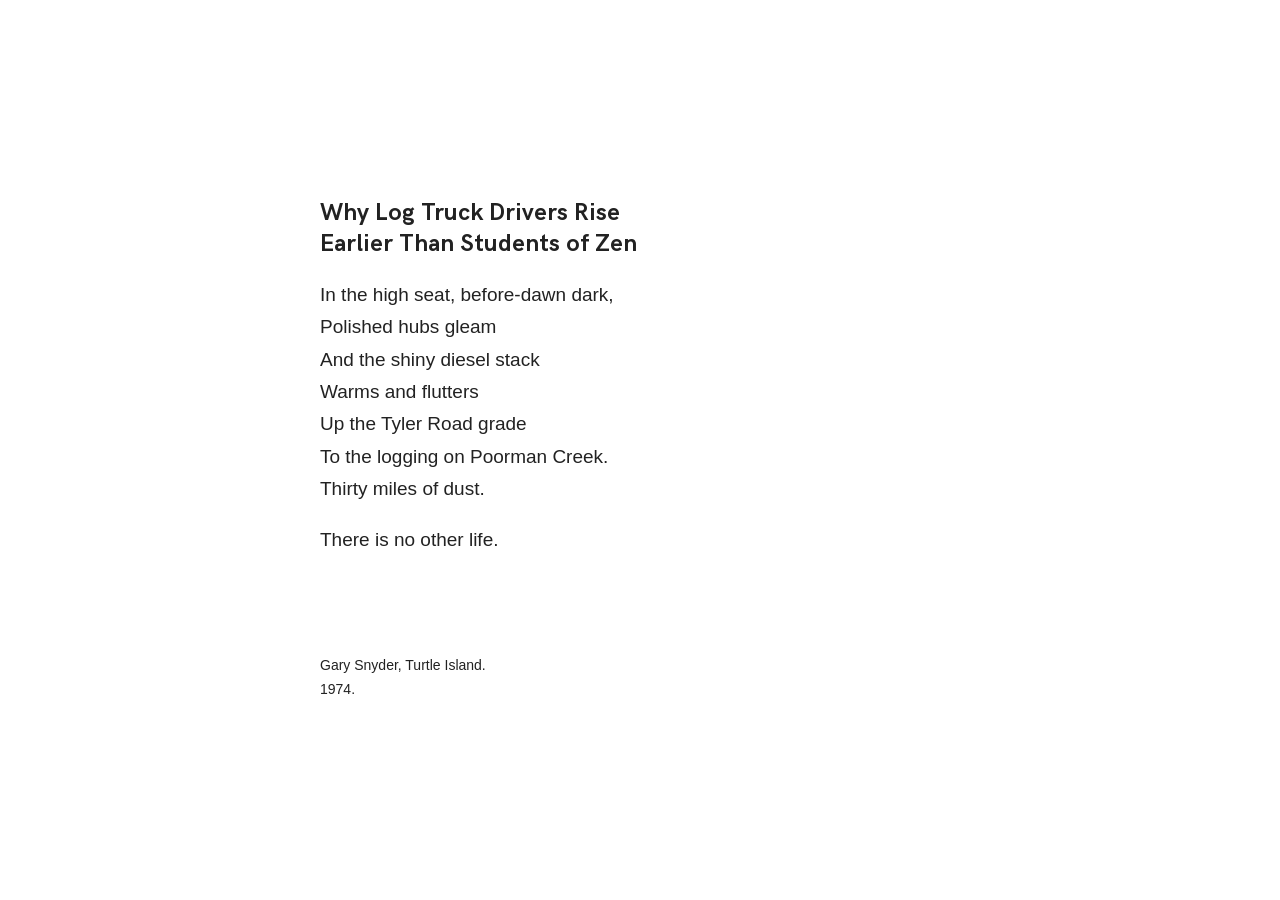
<file: index.html>
<!doctype html>
<html lang="en">
<head>

	<meta charset="utf-8">
  <meta name="description" content="Mariano Logarzo Personal Website" />
  <meta name="Mariano Logarzo" content="Personal Website">
  <meta name="viewport" content="width=device-width, initial-scale=1, maximum-scale=1">
  
  <title>☕</title>
  
  <!-- FAV and TOUCH ICONS -->
  <link rel="shortcut icon" href="images/ico/favicon.ico">
  <link rel="apple-touch-icon" href="images/ico/apple-touch-icon.png"/>
  
  <!-- FONTS -->
  <link rel="stylesheet" type="text/css" href="css/fonts/hk-grotesk/style.css">
  <link rel="stylesheet" type="text/css" href="css/fonts/fontello/css/fontello.css">
  
  <!-- STYLES -->
  <link rel="stylesheet" type="text/css" href="css/main.css">

</head>

<body>
	
  <!-- CONTENT-WRAP -->
  <div class="content-wrap">
    
    <!-- CONTENT -->
    <div class="content">
  
    <h3>Why Log Truck Drivers Rise
    </br>Earlier Than Students of Zen</h3>

      <p>In the high seat, before-dawn dark,

      </br>Polished hubs gleam
      </br>And the shiny diesel stack
      </br>Warms and flutters
      </br>Up the Tyler Road grade
      </br>To the logging on Poorman Creek.
      </br>Thirty miles of dust.</p>

      <p>There is no other life.</p>

      </br>
      </br>

      <!-- DESCRIPTION -->
      <p>Gary Snyder, Turtle Island.</style>
      </br>
      1974.</p>
    </div>
  <!-- CONTENT -->
      
  </div>
  <!-- CONTENT-WRAP -->

  <!-- SCRIPTS -->
	<script src="js/main.js"></script>

</body>
</html>
</file>
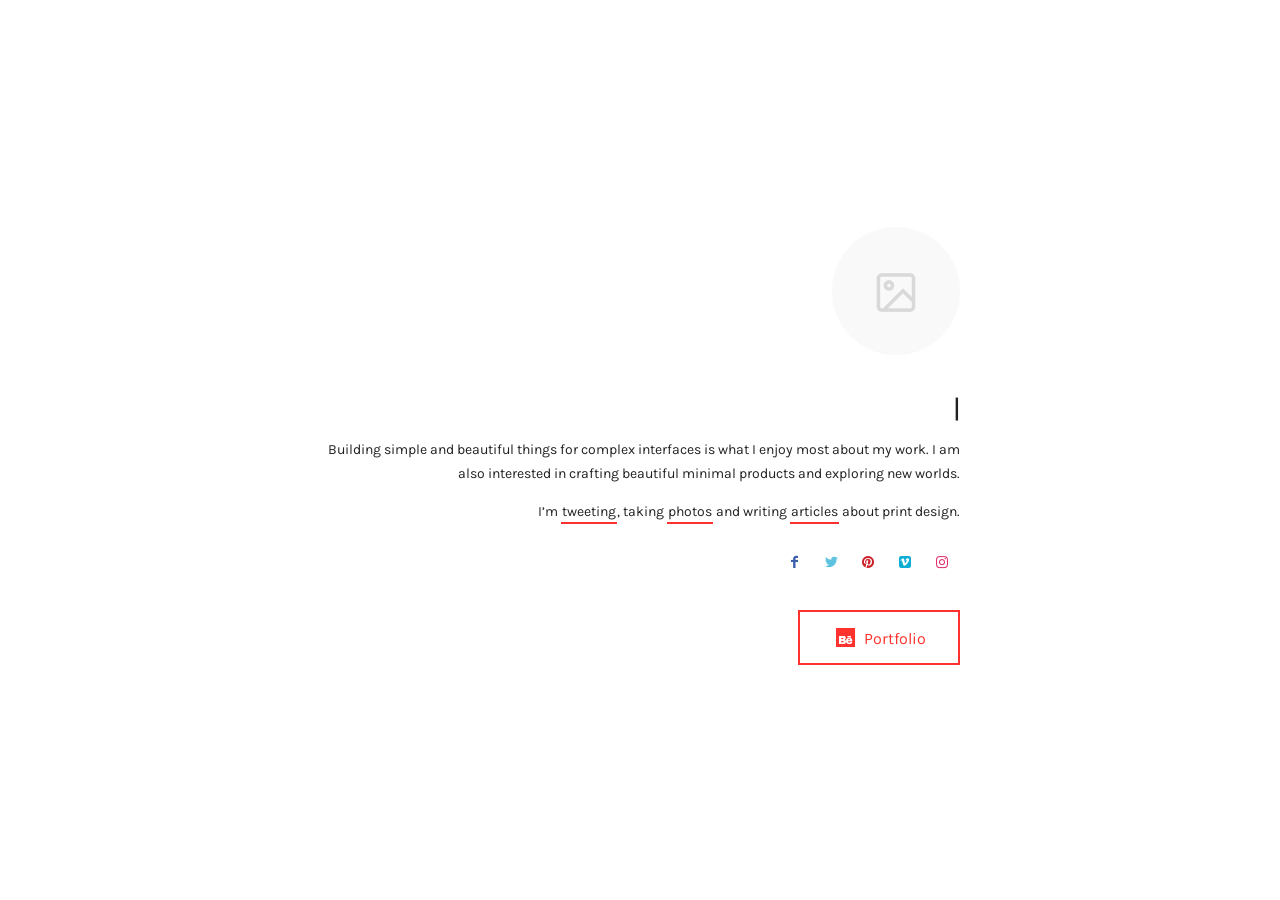
<file: classic-right.html>
<!doctype html>
<html lang="en">
<head>

	<meta charset="utf-8">
    <meta name="description" content="LazyGuy Landing Page" />
    <meta name="author" content="Pixelwars">
    <meta name="viewport" content="width=device-width, initial-scale=1, maximum-scale=1">
    
    <title>Adam - The Lazy Guy</title>
    
    <!-- FAV and TOUCH ICONS -->
    <link rel="shortcut icon" href="images/ico/favicon.ico">
    <link rel="apple-touch-icon" href="images/ico/apple-touch-icon.png"/>
    
    <!-- FONTS -->
    <link rel="stylesheet" type="text/css" href="css/fonts/hk-grotesk/style.css">
    <link rel="stylesheet" type="text/css" href="css/fonts/fontello/css/fontello.css">
    
    <!-- STYLES -->
    <link rel="stylesheet" type="text/css" href="css/main.css">
    
    
    <!-- CUSTOM FONT FROM GOOGLE FONTS -->
    <link href="https://fonts.googleapis.com/css?family=Oswald|Karla:400,700" rel="stylesheet">
    
    <!-- CUSTOMIZATONS -->
    <style>
    	
		h1 { font-family: 'Oswald', sans-serif; font-weight: 400; }
		
		body { font-family: 'Karla', sans-serif; }
		
    </style>

</head>

<body class="is-text-align-right is-small-typo">
	
    
    <!-- CONTENT-WRAP -->
    <div class="content-wrap">
    	
        <!-- CONTENT -->
        <div class="content">
    	
            <!-- PROFILE IMAGE -->
            <img class="profile-image rounded" src="images/about-boy.jpg" alt="profile image of Anna"/>
            
            <!-- TITLE -->
            <h1 class="uppercase">                
                <!-- TEXTS TO BE TYPED -->
                <span id="typed"></span>
                <div id="typed-strings">
                	<p>Hey, Thanks for stopping by</p>
                	<p>I am Ray</p>
                    <p>Character <span class="highlight red">Illustrator</span> </p>
                    <p>sketching smart illustrations</p>
                    <p><span class="text coral">web enthusiast</span></p>
                    <p>problem solver</p>
                    <p>flying to the moon</p>
                    <p>maker of things</p>
                </div>
                <!-- TEXTS TO BE TYPED -->
            </h1>
            <!-- TITLE -->
            
            <!-- DESCRIPTION -->
            <p>Building simple and beautiful things for complex interfaces is what I enjoy most about my work. I am also interested in crafting beautiful minimal products and exploring new worlds.</p>
    
            <p>
              I’m <a class="link-1 red" href="https://twitter.com/pixelwarsdesign" target="_blank">tweeting</a>, taking
              <a class="link-1 red" href="https://www.instagram.com/pixelwarsdesign/" target="_blank">photos</a> and writing
              <a class="link-1 red" href="https://medium.com/@joulee" target="_blank">articles</a> about print design.
            </p>
            
            <p class="is-social-minimal">
            	<a class="social-link facebook" href="#"></a>
                <a class="social-link twitter" href="#"></a>
                <a class="social-link pinterest" href="#"></a>
                <a class="social-link vimeo" href="#"></a>
                <a class="social-link instagram" href="#"></a>
            </p>
            
            <p><a class="button red" target="_blank" href="https://www.behance.net/Jaypleroux"><i class="icon-behance"></i>Portfolio</a></p>
    
            <!-- DESCRIPTION -->
        
        </div>
    	<!-- CONTENT -->
        
    </div>
    <!-- CONTENT-WRAP -->
	
	
    
    
    <!-- SCRIPTS -->
	<script src="js/main.js"></script>
    

</body>
</html>
</file>
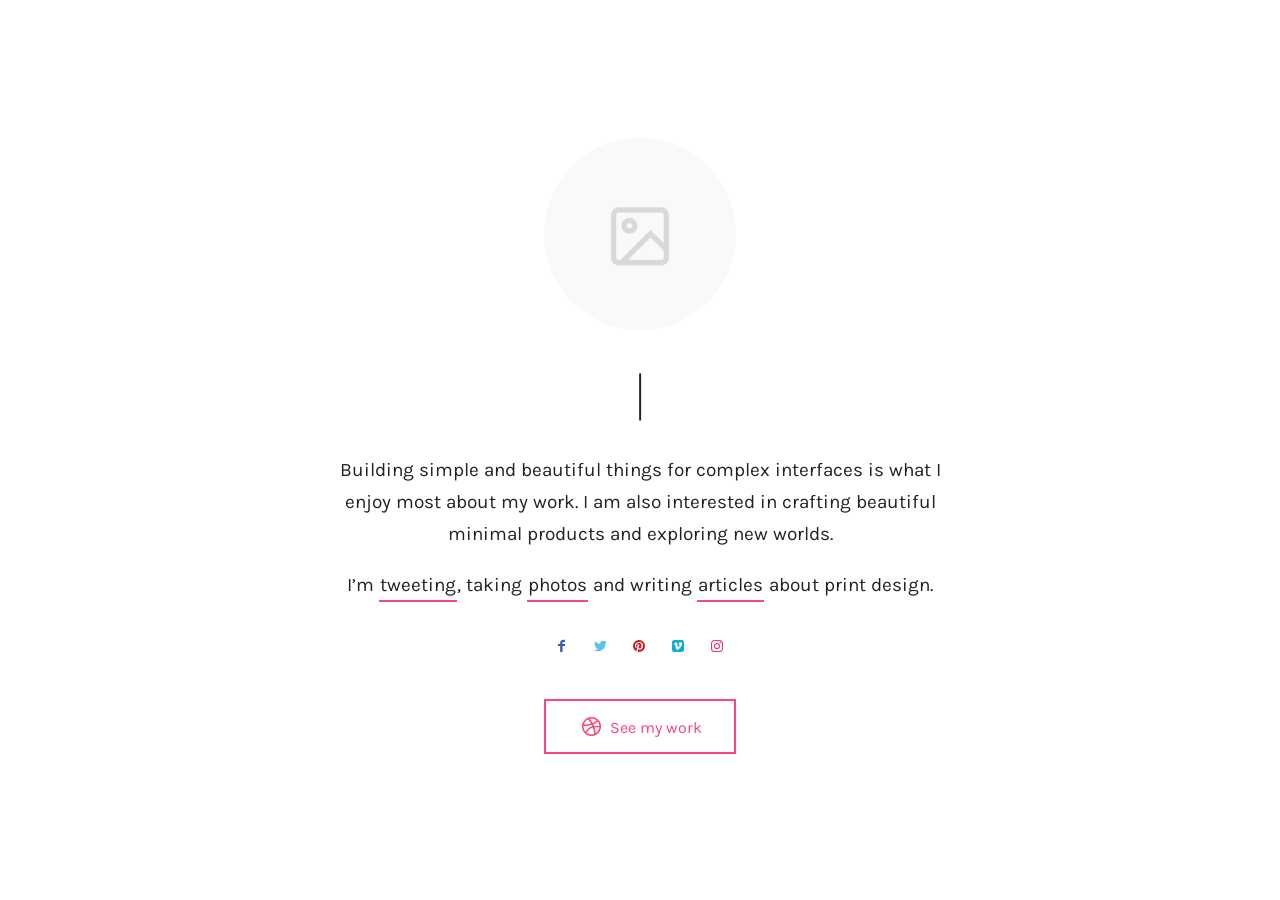
<file: classic-typing.html>
<!doctype html>
<html lang="en">
<head>

	<meta charset="utf-8">
    <meta name="description" content="LazyGuy Landing Page" />
    <meta name="author" content="Pixelwars">
    <meta name="viewport" content="width=device-width, initial-scale=1, maximum-scale=1">
    
    <title>Adam - The Lazy Guy</title>
    
    <!-- FAV and TOUCH ICONS -->
    <link rel="shortcut icon" href="images/ico/favicon.ico">
    <link rel="apple-touch-icon" href="images/ico/apple-touch-icon.png"/>
    
    <!-- FONTS -->
    <link rel="stylesheet" type="text/css" href="css/fonts/hk-grotesk/style.css">
    <link rel="stylesheet" type="text/css" href="css/fonts/fontello/css/fontello.css">
    
    <!-- STYLES -->
    <link rel="stylesheet" type="text/css" href="css/main.css">
    
    
    <!-- CUSTOM FONT FROM GOOGLE FONTS -->
    <link href="https://fonts.googleapis.com/css?family=Abril+Fatface|Karla:400,700" rel="stylesheet">
    
    <!-- CUSTOMIZATONS -->
    <style>
    	
		h1 { font-family: 'Abril Fatface', cursive; font-weight: 400; }
		
		body { font-family: 'Karla', sans-serif; }
		
    </style>

</head>

<body class="is-text-align-center">
	
    
    <!-- CONTENT-WRAP -->
    <div class="content-wrap">
    	
        <!-- CONTENT -->
        <div class="content">
    	
            <!-- PROFILE IMAGE -->
            <img class="profile-image big rounded" src="images/about-her.jpg" alt="profile image of Anna"/>
            
            <!-- TITLE -->
            <h1>                
                <!-- TEXTS TO BE TYPED -->
                <span id="typed"></span>
                <div id="typed-strings">
                	<p>Hi there</p>
                	<p>I am Anna</p>
                    <p>Graphic <span class="highlight pink">designer</span> </p>
                    <p>crafting minimal products</p>
                    <p><span class="text pink">web enthusiast</span></p>
                    <p>problem solver</p>
                    <p>flying to the moon</p>
                    <p>maker of things</p>
                </div>
                <!-- TEXTS TO BE TYPED -->
            </h1>
            <!-- TITLE -->
            
            <!-- DESCRIPTION -->
            <p>Building simple and beautiful things for complex interfaces is what I enjoy most about my work. I am also interested in crafting beautiful minimal products and exploring new worlds.</p>
    
            <p>
              I’m <a class="link-1 pink" href="https://twitter.com/pixelwarsdesign" target="_blank">tweeting</a>, taking
              <a class="link-1 pink" href="https://www.instagram.com/pixelwarsdesign/" target="_blank">photos</a> and writing
              <a class="link-1 pink" href="https://medium.com/@joulee" target="_blank">articles</a> about print design.
            </p>
            
            <p class="is-social-minimal">
            	<a class="social-link facebook" href="#"></a>
                <a class="social-link twitter" href="#"></a>
                <a class="social-link pinterest" href="#"></a>
                <a class="social-link vimeo" href="#"></a>
                <a class="social-link instagram" href="#"></a>
            </p>
            
            <p><a class="button pink" target="_blank" href="https://dribbble.com/smartie"><i class="icon-dribbble"></i>See my work</a></p>
    
            <!-- DESCRIPTION -->
        
        </div>
    	<!-- CONTENT -->
        
    </div>
    <!-- CONTENT-WRAP -->
	
	
    
    
    <!-- SCRIPTS -->
	<script src="js/main.js"></script>
    

</body>
</html>
</file>
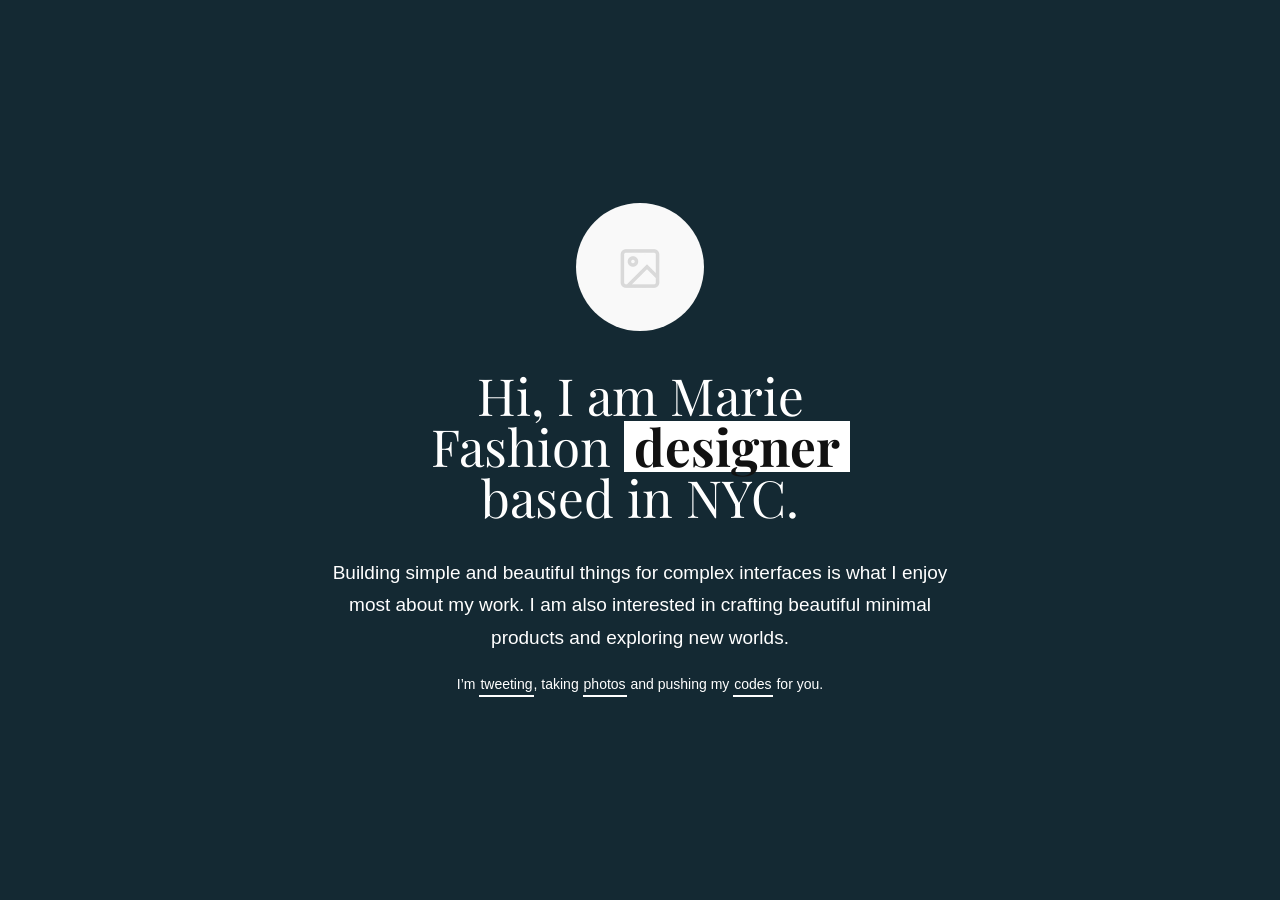
<file: dark-bg.html>
<!doctype html>
<html lang="en">
<head>

	<meta charset="utf-8">
    <meta name="description" content="LazyGuy Landing Page" />
    <meta name="author" content="Pixelwars">
    <meta name="viewport" content="width=device-width, initial-scale=1, maximum-scale=1">
    
    <title>Adam - The Lazy Guy</title>
    
    <!-- FAV and TOUCH ICONS -->
    <link rel="shortcut icon" href="images/ico/favicon.ico">
    <link rel="apple-touch-icon" href="images/ico/apple-touch-icon.png"/>
    
    <!-- FONTS -->
    <link rel="stylesheet" type="text/css" href="css/fonts/hk-grotesk/style.css">
    <link rel="stylesheet" type="text/css" href="css/fonts/fontello/css/fontello.css">
    
    <!-- STYLES -->
    <link rel="stylesheet" type="text/css" href="css/main.css">
    
    
    <!-- CUSTOM FONT FROM GOOGLE FONTS -->
    <link href="https://fonts.googleapis.com/css?family=Playfair+Display:400,700" rel="stylesheet">
    
    <!-- CUSTOMIZATONS -->
    <style>
		
		/* BODY BACKGROUND */
		body { background-color: #142933; }
    	
		h1 { font-family: 'Playfair Display', cursive; font-weight: 400; }

    </style>


</head>

<body class="is-text-light is-text-align-center">
	
    
    <!-- CONTENT-WRAP -->
    <div class="content-wrap">
	
    
        <!-- CONTENT -->
        <div class="content">
            
            <!-- PROFILE IMAGE -->
            <img class="profile-image rounded" src="images/about-it.jpg" alt="profile image of Adam"/>
            
            <!-- TITLE -->
            <h1>
                Hi, I am Marie
                <br>Fashion <span class="highlight light bold">designer</span>
                <br>based in NYC.
            </h1>
            <!-- TITLE -->
            
            <!-- DESCRIPTION -->
            <p>Building simple and beautiful things for complex interfaces is what I enjoy most about my work. I am also interested in crafting beautiful minimal products and exploring new worlds.</p>
        
            <p>
              I’m <a class="link-2 light" href="https://twitter.com/pixelwarsdesign" target="_blank">tweeting</a>, taking
              <a class="link-2 light" href="https://www.instagram.com/pixelwarsdesign/" target="_blank">photos</a> and pushing my
              <a class="link-2 light" href="https://github.com/pixelwarsdesign" target="_blank">codes</a> for you.
            </p>
            <!-- DESCRIPTION -->
            
            
        </div>
        <!-- CONTENT -->
        
    </div>
    <!-- CONTENT-WRAP -->
	
	
    
    
    <!-- SCRIPTS -->
	<script src="js/main.js"></script>
	
    
</body>
</html>
</file>
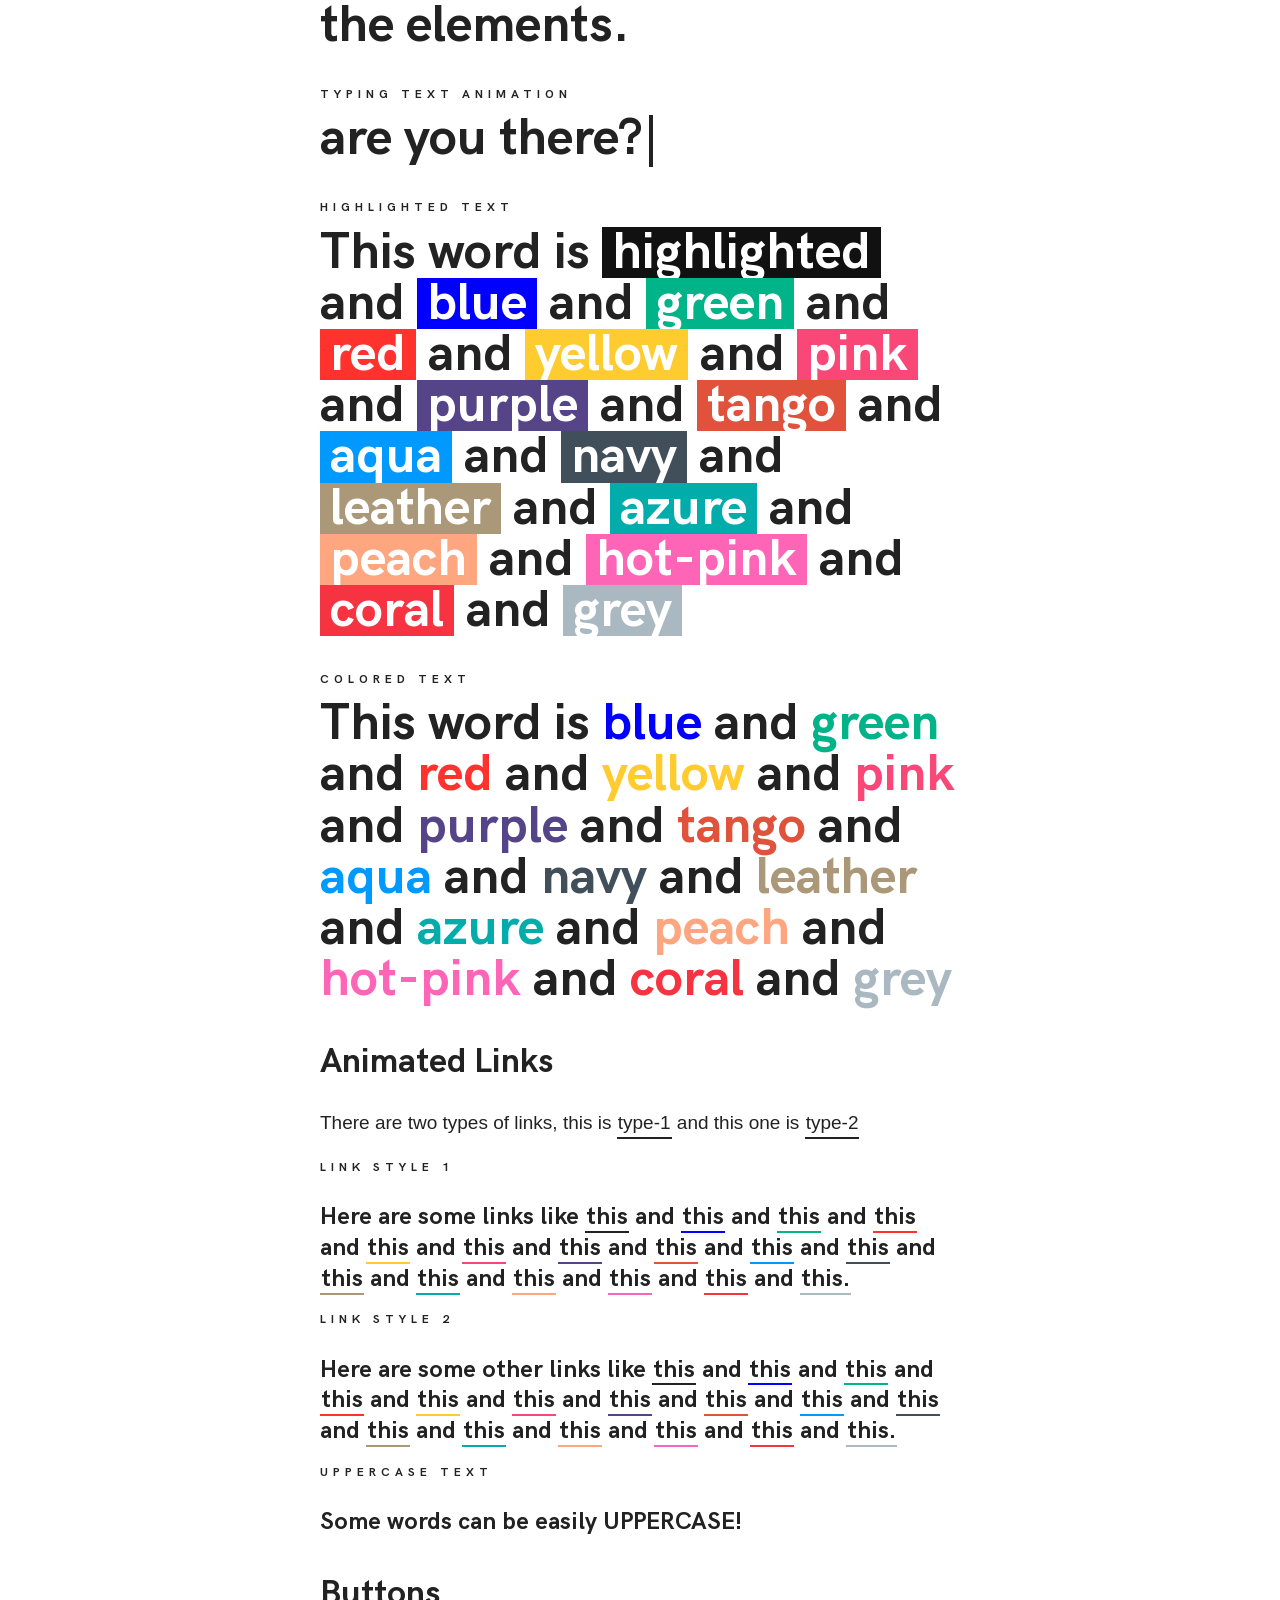
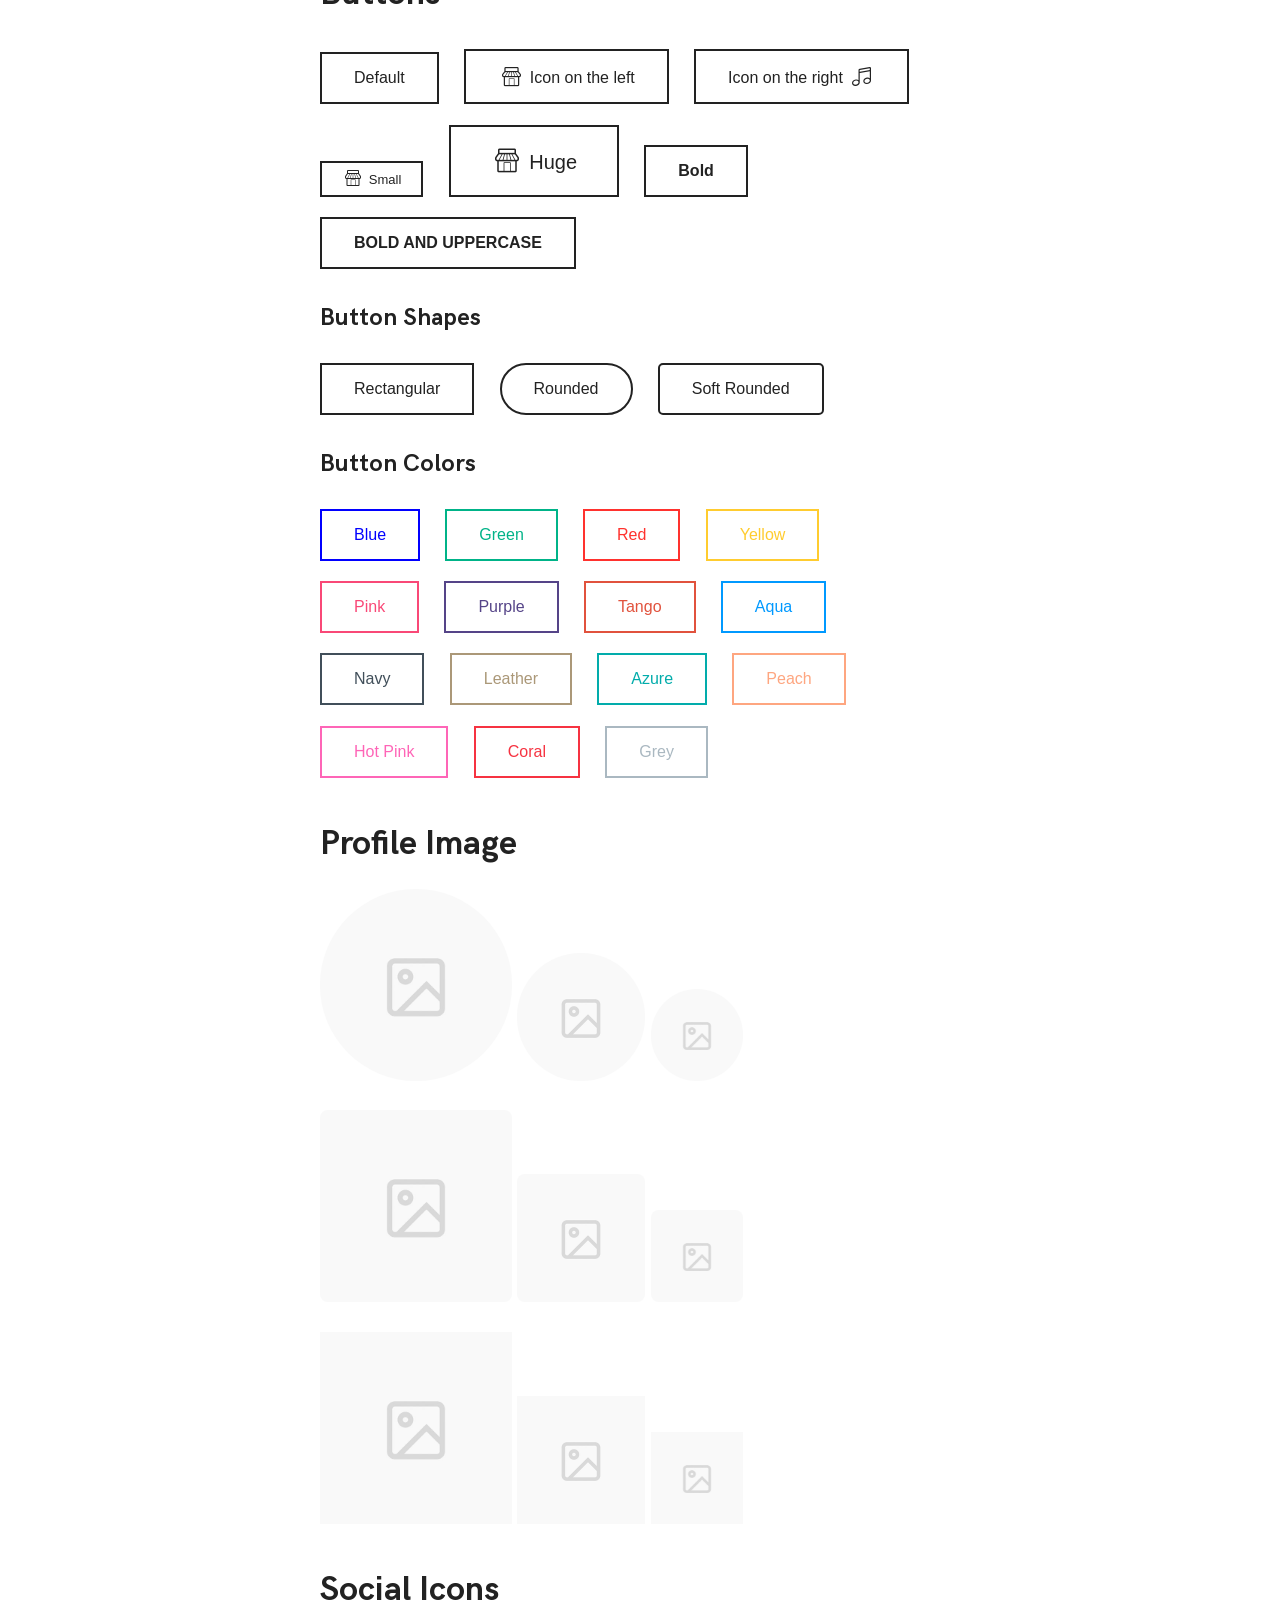
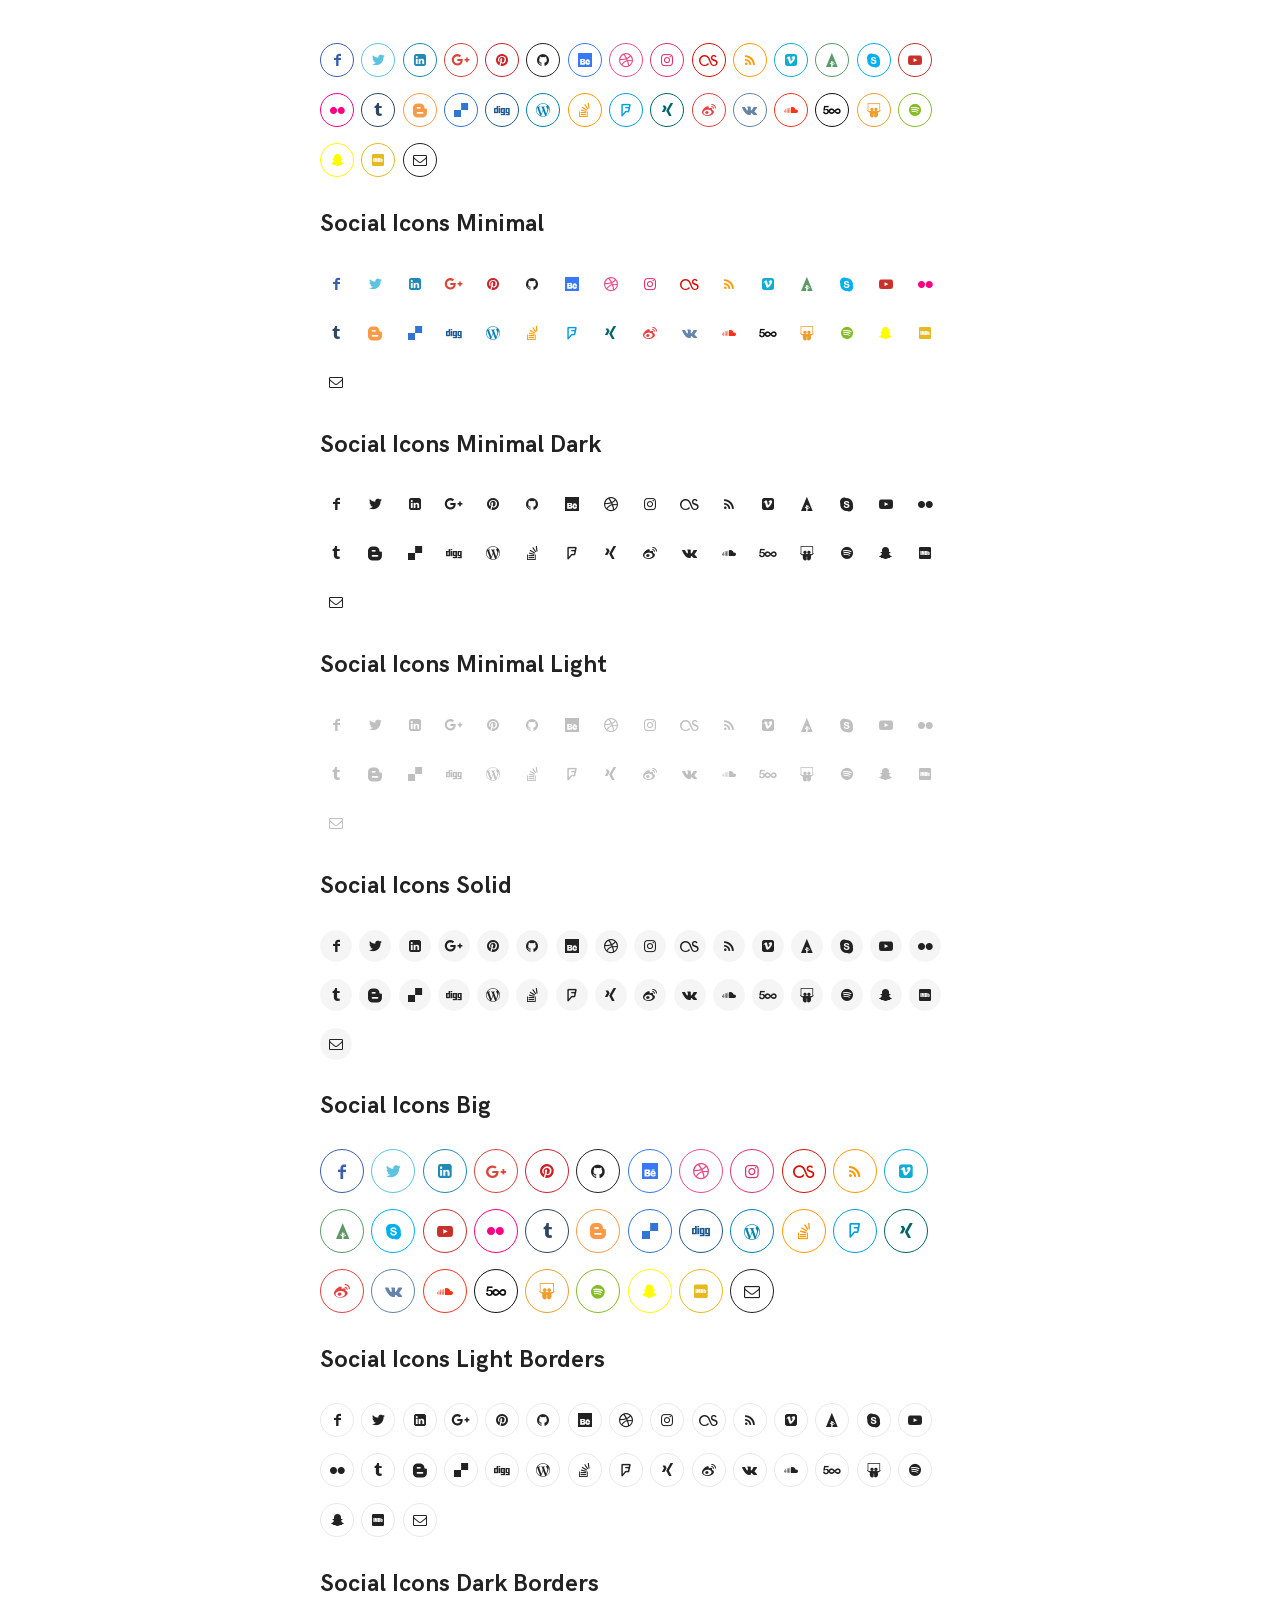
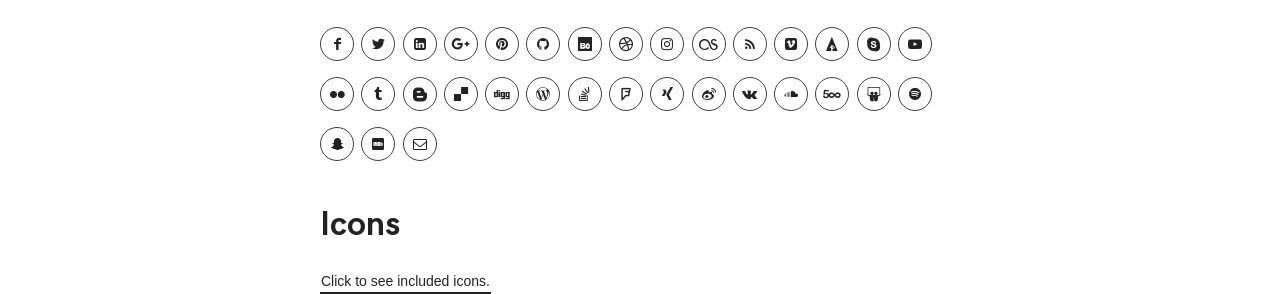
<file: elements.html>
<!doctype html>
<html lang="en">
<head>

	<meta charset="utf-8">
    <meta name="description" content="LazyGuy Landing Page" />
    <meta name="author" content="Pixelwars">
    <meta name="viewport" content="width=device-width, initial-scale=1, maximum-scale=1">
    
    <title>Adam - The Lazy Guy</title>
    
    <!-- FAV and TOUCH ICONS -->
    <link rel="shortcut icon" href="images/ico/favicon.ico">
    <link rel="apple-touch-icon" href="images/ico/apple-touch-icon.png"/>
    
    <!-- FONTS -->
    <link rel="stylesheet" type="text/css" href="css/fonts/hk-grotesk/style.css">
    <link rel="stylesheet" type="text/css" href="css/fonts/fontello/css/fontello.css">
    
    <!-- STYLES -->
    <link rel="stylesheet" type="text/css" href="css/main.css">

</head>

<body>
	
    
    <!-- CONTENT-WRAP -->
    <div class="content-wrap">
    	
        <!-- CONTENT -->
        <div class="content">
    	
            <!-- TITLE -->
            <h1>the elements.</h1>
            <!-- TITLE -->
            
            <h4>Typing Text Animation</h4>
            
            <!-- TITLE -->
            <h1>
                
                <!-- TEXTS TO BE TYPED -->
                <span id="typed"></span>
                <div id="typed-strings">
                    <p>are you there?</p>
                    <p>I need tell you something</p>
                    <p><span class="text yellow">life is kinda short</span></p>
                    <p>so you need to</p>
                    <p>live it to the fullest!</p>
                    <p>if you are not happy with it</p>
                    <p>just change it</p>
                    <p>that's it for today</p>
                    <p>see ya.</p>
                </div>
                <!-- TEXTS TO BE TYPED -->
                
            </h1>
            <!-- TITLE -->
            
            
            <h4>Highlighted Text</h4>
            
            <h1>This word is <span class="highlight">highlighted</span> 
            	and <span class="highlight blue">blue</span> 
                and <span class="highlight green">green</span> 
                and <span class="highlight red">red</span>  
                and <span class="highlight yellow">yellow</span> 
                and <span class="highlight pink">pink</span> 
                and <span class="highlight purple">purple</span> 
                and <span class="highlight tango">tango</span> 
                and <span class="highlight aqua">aqua</span> 
                and <span class="highlight navy">navy</span> 
                and <span class="highlight leather">leather</span> 
                and <span class="highlight azure">azure</span> 
                and <span class="highlight peach">peach</span> 
                and <span class="highlight hot-pink">hot-pink</span> 
                and <span class="highlight coral">coral</span> 
                and <span class="highlight grey">grey</span>
            </h1>
            
            <h4>Colored Text</h4>
            
            <h1>This word is <span class="blue text">blue</span> 
                and <span class="green text">green</span> 
                and <span class="red text">red</span>  
                and <span class="yellow text">yellow</span> 
                and <span class="pink text">pink</span> 
                and <span class="purple text">purple</span> 
                and <span class="tango text">tango</span> 
                and <span class="aqua text">aqua</span> 
                and <span class="navy text">navy</span> 
                and <span class="leather text">leather</span> 
                and <span class="azure text">azure</span> 
                and <span class="peach text">peach</span> 
                and <span class="hot-pink text">hot-pink</span> 
                and <span class="coral text">coral</span> 
                and <span class="grey text">grey</span>
            </h1>
    		
            <h2>Animated Links</h2>
            <p>There are two types of links, this is <a class="link-1" href="#" target="_blank">type-1</a> and this one is  <a class="link-2" href="#" target="_blank">type-2</a></p>
            
            <h4>Link Style 1</h4>
            
            <h3>Here are some links like <a class="link-1" href="#">this</a>
            	and <a class="link-1 blue" href="#">this</a>
                and <a class="link-1 green" href="#">this</a>
                and <a class="link-1 red" href="#">this</a> 
            	and <a class="link-1 yellow" href="#">this</a>
                and <a class="link-1 pink" href="#">this</a>
                and <a class="link-1 purple" href="#">this</a> 
            	and <a class="link-1 tango" href="#">this</a>
                and <a class="link-1 aqua" href="#">this</a>
                and <a class="link-1 navy" href="#">this</a> 
            	and <a class="link-1 leather" href="#">this</a>
                and <a class="link-1 azure" href="#">this</a>
                and <a class="link-1 peach" href="#">this</a> 
                and <a class="link-1 hot-pink" href="#">this</a>
                and <a class="link-1 coral" href="#">this</a>
                and <a class="link-1 grey" href="#">this.</a>
            </h3>
            
            <h4>Link Style 2</h4>
            
            <h3>Here are some other links like <a class="link-2" href="#">this</a>
            	and <a class="link-2 blue" href="#">this</a>
                and <a class="link-2 green" href="#">this</a>
                and <a class="link-2 red" href="#">this</a> 
            	and <a class="link-2 yellow" href="#">this</a>
                and <a class="link-2 pink" href="#">this</a>
                and <a class="link-2 purple" href="#">this</a> 
            	and <a class="link-2 tango" href="#">this</a>
                and <a class="link-2 aqua" href="#">this</a>
                and <a class="link-2 navy" href="#">this</a> 
            	and <a class="link-2 leather" href="#">this</a>
                and <a class="link-2 azure" href="#">this</a>
                and <a class="link-2 peach" href="#">this</a> 
                and <a class="link-2 hot-pink" href="#">this</a>
                and <a class="link-2 coral" href="#">this</a>
                and <a class="link-2 grey" href="#">this.</a>
            </h3>
            
            <h4>Uppercase Text</h4>
            
            <h3>Some words can be easily <span class="uppercase">uppercase!</span></h3>
            
            <h2>Buttons</h2>
            
            <p>
            	<a class="button" href="#">Default</a>
                <a class="button" href="#"><i class="icon-shop"></i>Icon on the left</a>
                <a class="button" href="#">Icon on the right<i class="icon-music right"></i></a>
                <a class="button small" href="#"><i class="icon-shop"></i>Small</a>
                <a class="button huge" href="#"><i class="icon-shop"></i>Huge</a>
            	<a class="button bold" href="#">Bold</a>
            	<a class="button bold uppercase" href="#">Bold And Uppercase</a>
            </p>
            
            <h3>Button Shapes</h3>
            <p>
            	<a class="button" href="#">Rectangular</a>
            	<a class="button rounded" href="#">Rounded</a>
            	<a class="button soft-rounded" href="#">Soft Rounded</a>
            </p>
            
            <h3>Button Colors</h3>
            <p>
            	<!--<a class="button light" href="#">Light</a>-->
            	<a class="button blue" href="#">Blue</a>
            	<a class="button green" href="#">Green</a>
            	<a class="button red" href="#">Red</a>
            	<a class="button yellow" href="#">Yellow</a>
            	<a class="button pink" href="#">Pink</a>
            	<a class="button purple" href="#">Purple</a>
            	<a class="button tango" href="#">Tango</a>
            	<a class="button aqua" href="#">Aqua</a>
            	<a class="button navy" href="#">Navy</a>
            	<a class="button leather" href="#">Leather</a>
            	<a class="button azure" href="#">Azure</a>
            	<a class="button peach" href="#">Peach</a>
            	<a class="button hot-pink" href="#">Hot Pink</a>
            	<a class="button coral" href="#">Coral</a>
            	<a class="button grey" href="#">Grey</a>
            </p>
            
            <h2>Profile Image</h2>
            <p>
                <img class="profile-image big rounded" src="images/about-small.jpg" alt="profile image of Adam"/>
                <img class="profile-image rounded" src="images/about-small.jpg" alt="profile image of Adam"/>
                <img class="profile-image small rounded" src="images/about-small.jpg" alt="profile image of Adam"/>
            </p>
            <p>
                <img class="profile-image big soft-rounded" src="images/about-small.jpg" alt="profile image of Adam"/>
                <img class="profile-image soft-rounded" src="images/about-small.jpg" alt="profile image of Adam"/>
                <img class="profile-image small soft-rounded" src="images/about-small.jpg" alt="profile image of Adam"/>
            </p>
            <p>
                <img class="profile-image big" src="images/about-small.jpg" alt="profile image of Adam"/>
                <img class="profile-image" src="images/about-small.jpg" alt="profile image of Adam"/>
                <img class="profile-image small" src="images/about-small.jpg" alt="profile image of Adam"/>
            </p>
            
            <h2>Social Icons</h2>
            
            <p>
                <a class="social-link facebook" href="#"></a>
                <a class="social-link twitter" href="#"></a>
                <a class="social-link linkedin" href="#"></a>
                <a class="social-link google-plus" href="#"></a>
                <a class="social-link pinterest" href="#"></a>
                <a class="social-link github" href="#"></a>
                <a class="social-link behance" href="#"></a>
                <a class="social-link dribbble" href="#"></a>
                <a class="social-link instagram" href="#"></a>
                <a class="social-link lastfm" href="#"></a>
                <a class="social-link rss" href="#"></a>
                <a class="social-link vimeo" href="#"></a>
                <a class="social-link forrst" href="#"></a>
                <a class="social-link skype" href="#"></a>
                <a class="social-link youtube" href="#"></a>
                <a class="social-link flickr" href="#"></a>
                <a class="social-link tumblr" href="#"></a>
                <a class="social-link blogger" href="#"></a>
                <a class="social-link delicious" href="#"></a>
                <a class="social-link digg" href="#"></a>
                <a class="social-link wordpress" href="#"></a>
                <a class="social-link stack-overflow" href="#"></a>
                <a class="social-link foursquare" href="#"></a>
                <a class="social-link xing" href="#"></a>
                <a class="social-link weibo" href="#"></a>
                <a class="social-link vkontakte" href="#"></a>
                <a class="social-link soundcloud" href="#"></a>
                <a class="social-link fivehundredpx" href="#"></a>
                <a class="social-link slideshare" href="#"></a>
                <a class="social-link spotify" href="#"></a>
                <a class="social-link snapchat" href="#"></a>
                <a class="social-link imdb" href="#"></a>
                <a class="social-link email" href="mailto:someone@example.com"></a>
            </p>
            
            <h3>Social Icons Minimal</h3>
            <p class="is-social-minimal">
                <a class="social-link facebook" href="#"></a>
                <a class="social-link twitter" href="#"></a>
                <a class="social-link linkedin" href="#"></a>
                <a class="social-link google-plus" href="#"></a>
                <a class="social-link pinterest" href="#"></a>
                <a class="social-link github" href="#"></a>
                <a class="social-link behance" href="#"></a>
                <a class="social-link dribbble" href="#"></a>
                <a class="social-link instagram" href="#"></a>
                <a class="social-link lastfm" href="#"></a>
                <a class="social-link rss" href="#"></a>
                <a class="social-link vimeo" href="#"></a>
                <a class="social-link forrst" href="#"></a>
                <a class="social-link skype" href="#"></a>
                <a class="social-link youtube" href="#"></a>
                <a class="social-link flickr" href="#"></a>
                <a class="social-link tumblr" href="#"></a>
                <a class="social-link blogger" href="#"></a>
                <a class="social-link delicious" href="#"></a>
                <a class="social-link digg" href="#"></a>
                <a class="social-link wordpress" href="#"></a>
                <a class="social-link stack-overflow" href="#"></a>
                <a class="social-link foursquare" href="#"></a>
                <a class="social-link xing" href="#"></a>
                <a class="social-link weibo" href="#"></a>
                <a class="social-link vkontakte" href="#"></a>
                <a class="social-link soundcloud" href="#"></a>
                <a class="social-link fivehundredpx" href="#"></a>
                <a class="social-link slideshare" href="#"></a>
                <a class="social-link spotify" href="#"></a>
                <a class="social-link snapchat" href="#"></a>
                <a class="social-link imdb" href="#"></a>
                <a class="social-link email" href="mailto:someone@example.com"></a>
            </p>
            
            <h3>Social Icons Minimal Dark</h3>
            <p class="is-social-minimal-dark">
                <a class="social-link facebook" href="#"></a>
                <a class="social-link twitter" href="#"></a>
                <a class="social-link linkedin" href="#"></a>
                <a class="social-link google-plus" href="#"></a>
                <a class="social-link pinterest" href="#"></a>
                <a class="social-link github" href="#"></a>
                <a class="social-link behance" href="#"></a>
                <a class="social-link dribbble" href="#"></a>
                <a class="social-link instagram" href="#"></a>
                <a class="social-link lastfm" href="#"></a>
                <a class="social-link rss" href="#"></a>
                <a class="social-link vimeo" href="#"></a>
                <a class="social-link forrst" href="#"></a>
                <a class="social-link skype" href="#"></a>
                <a class="social-link youtube" href="#"></a>
                <a class="social-link flickr" href="#"></a>
                <a class="social-link tumblr" href="#"></a>
                <a class="social-link blogger" href="#"></a>
                <a class="social-link delicious" href="#"></a>
                <a class="social-link digg" href="#"></a>
                <a class="social-link wordpress" href="#"></a>
                <a class="social-link stack-overflow" href="#"></a>
                <a class="social-link foursquare" href="#"></a>
                <a class="social-link xing" href="#"></a>
                <a class="social-link weibo" href="#"></a>
                <a class="social-link vkontakte" href="#"></a>
                <a class="social-link soundcloud" href="#"></a>
                <a class="social-link fivehundredpx" href="#"></a>
                <a class="social-link slideshare" href="#"></a>
                <a class="social-link spotify" href="#"></a>
                <a class="social-link snapchat" href="#"></a>
                <a class="social-link imdb" href="#"></a>
                <a class="social-link email" href="mailto:someone@example.com"></a>
            </p>
            
            <h3>Social Icons Minimal Light</h3>
            <p class="is-social-minimal-light">
                <a class="social-link facebook" href="#"></a>
                <a class="social-link twitter" href="#"></a>
                <a class="social-link linkedin" href="#"></a>
                <a class="social-link google-plus" href="#"></a>
                <a class="social-link pinterest" href="#"></a>
                <a class="social-link github" href="#"></a>
                <a class="social-link behance" href="#"></a>
                <a class="social-link dribbble" href="#"></a>
                <a class="social-link instagram" href="#"></a>
                <a class="social-link lastfm" href="#"></a>
                <a class="social-link rss" href="#"></a>
                <a class="social-link vimeo" href="#"></a>
                <a class="social-link forrst" href="#"></a>
                <a class="social-link skype" href="#"></a>
                <a class="social-link youtube" href="#"></a>
                <a class="social-link flickr" href="#"></a>
                <a class="social-link tumblr" href="#"></a>
                <a class="social-link blogger" href="#"></a>
                <a class="social-link delicious" href="#"></a>
                <a class="social-link digg" href="#"></a>
                <a class="social-link wordpress" href="#"></a>
                <a class="social-link stack-overflow" href="#"></a>
                <a class="social-link foursquare" href="#"></a>
                <a class="social-link xing" href="#"></a>
                <a class="social-link weibo" href="#"></a>
                <a class="social-link vkontakte" href="#"></a>
                <a class="social-link soundcloud" href="#"></a>
                <a class="social-link fivehundredpx" href="#"></a>
                <a class="social-link slideshare" href="#"></a>
                <a class="social-link spotify" href="#"></a>
                <a class="social-link snapchat" href="#"></a>
                <a class="social-link imdb" href="#"></a>
                <a class="social-link email" href="mailto:someone@example.com"></a>
            </p>
            
            <h3>Social Icons Solid</h3>
            <p class="is-social-solid">
                <a class="social-link facebook" href="#"></a>
                <a class="social-link twitter" href="#"></a>
                <a class="social-link linkedin" href="#"></a>
                <a class="social-link google-plus" href="#"></a>
                <a class="social-link pinterest" href="#"></a>
                <a class="social-link github" href="#"></a>
                <a class="social-link behance" href="#"></a>
                <a class="social-link dribbble" href="#"></a>
                <a class="social-link instagram" href="#"></a>
                <a class="social-link lastfm" href="#"></a>
                <a class="social-link rss" href="#"></a>
                <a class="social-link vimeo" href="#"></a>
                <a class="social-link forrst" href="#"></a>
                <a class="social-link skype" href="#"></a>
                <a class="social-link youtube" href="#"></a>
                <a class="social-link flickr" href="#"></a>
                <a class="social-link tumblr" href="#"></a>
                <a class="social-link blogger" href="#"></a>
                <a class="social-link delicious" href="#"></a>
                <a class="social-link digg" href="#"></a>
                <a class="social-link wordpress" href="#"></a>
                <a class="social-link stack-overflow" href="#"></a>
                <a class="social-link foursquare" href="#"></a>
                <a class="social-link xing" href="#"></a>
                <a class="social-link weibo" href="#"></a>
                <a class="social-link vkontakte" href="#"></a>
                <a class="social-link soundcloud" href="#"></a>
                <a class="social-link fivehundredpx" href="#"></a>
                <a class="social-link slideshare" href="#"></a>
                <a class="social-link spotify" href="#"></a>
                <a class="social-link snapchat" href="#"></a>
                <a class="social-link imdb" href="#"></a>
                <a class="social-link email" href="mailto:someone@example.com"></a>
            </p>
            
            <h3>Social Icons Big</h3>
            <p class="is-social-big">
                <a class="social-link facebook" href="#"></a>
                <a class="social-link twitter" href="#"></a>
                <a class="social-link linkedin" href="#"></a>
                <a class="social-link google-plus" href="#"></a>
                <a class="social-link pinterest" href="#"></a>
                <a class="social-link github" href="#"></a>
                <a class="social-link behance" href="#"></a>
                <a class="social-link dribbble" href="#"></a>
                <a class="social-link instagram" href="#"></a>
                <a class="social-link lastfm" href="#"></a>
                <a class="social-link rss" href="#"></a>
                <a class="social-link vimeo" href="#"></a>
                <a class="social-link forrst" href="#"></a>
                <a class="social-link skype" href="#"></a>
                <a class="social-link youtube" href="#"></a>
                <a class="social-link flickr" href="#"></a>
                <a class="social-link tumblr" href="#"></a>
                <a class="social-link blogger" href="#"></a>
                <a class="social-link delicious" href="#"></a>
                <a class="social-link digg" href="#"></a>
                <a class="social-link wordpress" href="#"></a>
                <a class="social-link stack-overflow" href="#"></a>
                <a class="social-link foursquare" href="#"></a>
                <a class="social-link xing" href="#"></a>
                <a class="social-link weibo" href="#"></a>
                <a class="social-link vkontakte" href="#"></a>
                <a class="social-link soundcloud" href="#"></a>
                <a class="social-link fivehundredpx" href="#"></a>
                <a class="social-link slideshare" href="#"></a>
                <a class="social-link spotify" href="#"></a>
                <a class="social-link snapchat" href="#"></a>
                <a class="social-link imdb" href="#"></a>
                <a class="social-link email" href="mailto:someone@example.com"></a>
            </p>
            
            <h3>Social Icons Light Borders</h3>
            <p class="is-social-light-borders">
                <a class="social-link facebook" href="#"></a>
                <a class="social-link twitter" href="#"></a>
                <a class="social-link linkedin" href="#"></a>
                <a class="social-link google-plus" href="#"></a>
                <a class="social-link pinterest" href="#"></a>
                <a class="social-link github" href="#"></a>
                <a class="social-link behance" href="#"></a>
                <a class="social-link dribbble" href="#"></a>
                <a class="social-link instagram" href="#"></a>
                <a class="social-link lastfm" href="#"></a>
                <a class="social-link rss" href="#"></a>
                <a class="social-link vimeo" href="#"></a>
                <a class="social-link forrst" href="#"></a>
                <a class="social-link skype" href="#"></a>
                <a class="social-link youtube" href="#"></a>
                <a class="social-link flickr" href="#"></a>
                <a class="social-link tumblr" href="#"></a>
                <a class="social-link blogger" href="#"></a>
                <a class="social-link delicious" href="#"></a>
                <a class="social-link digg" href="#"></a>
                <a class="social-link wordpress" href="#"></a>
                <a class="social-link stack-overflow" href="#"></a>
                <a class="social-link foursquare" href="#"></a>
                <a class="social-link xing" href="#"></a>
                <a class="social-link weibo" href="#"></a>
                <a class="social-link vkontakte" href="#"></a>
                <a class="social-link soundcloud" href="#"></a>
                <a class="social-link fivehundredpx" href="#"></a>
                <a class="social-link slideshare" href="#"></a>
                <a class="social-link spotify" href="#"></a>
                <a class="social-link snapchat" href="#"></a>
                <a class="social-link imdb" href="#"></a>
                <a class="social-link email" href="mailto:someone@example.com"></a>
            </p>
            
            <h3>Social Icons Dark Borders</h3>
            <p class="is-social-dark-borders">
                <a class="social-link facebook" href="#"></a>
                <a class="social-link twitter" href="#"></a>
                <a class="social-link linkedin" href="#"></a>
                <a class="social-link google-plus" href="#"></a>
                <a class="social-link pinterest" href="#"></a>
                <a class="social-link github" href="#"></a>
                <a class="social-link behance" href="#"></a>
                <a class="social-link dribbble" href="#"></a>
                <a class="social-link instagram" href="#"></a>
                <a class="social-link lastfm" href="#"></a>
                <a class="social-link rss" href="#"></a>
                <a class="social-link vimeo" href="#"></a>
                <a class="social-link forrst" href="#"></a>
                <a class="social-link skype" href="#"></a>
                <a class="social-link youtube" href="#"></a>
                <a class="social-link flickr" href="#"></a>
                <a class="social-link tumblr" href="#"></a>
                <a class="social-link blogger" href="#"></a>
                <a class="social-link delicious" href="#"></a>
                <a class="social-link digg" href="#"></a>
                <a class="social-link wordpress" href="#"></a>
                <a class="social-link stack-overflow" href="#"></a>
                <a class="social-link foursquare" href="#"></a>
                <a class="social-link xing" href="#"></a>
                <a class="social-link weibo" href="#"></a>
                <a class="social-link vkontakte" href="#"></a>
                <a class="social-link soundcloud" href="#"></a>
                <a class="social-link fivehundredpx" href="#"></a>
                <a class="social-link slideshare" href="#"></a>
                <a class="social-link spotify" href="#"></a>
                <a class="social-link snapchat" href="#"></a>
                <a class="social-link imdb" href="#"></a>
                <a class="social-link email" href="mailto:someone@example.com"></a>
            </p>
            
            <h2>Icons</h2>
            
            <p><a class="link-2" href="css/fonts/fontello/demo.html">Click to see included icons.</a></p>
            <!-- DESCRIPTION -->
        
        </div>
    	<!-- CONTENT -->
        
    </div>
    <!-- CONTENT-WRAP -->
	
	
    
    
    <!-- SCRIPTS -->
	<script src="js/main.js"></script>
    

</body>
</html>
</file>
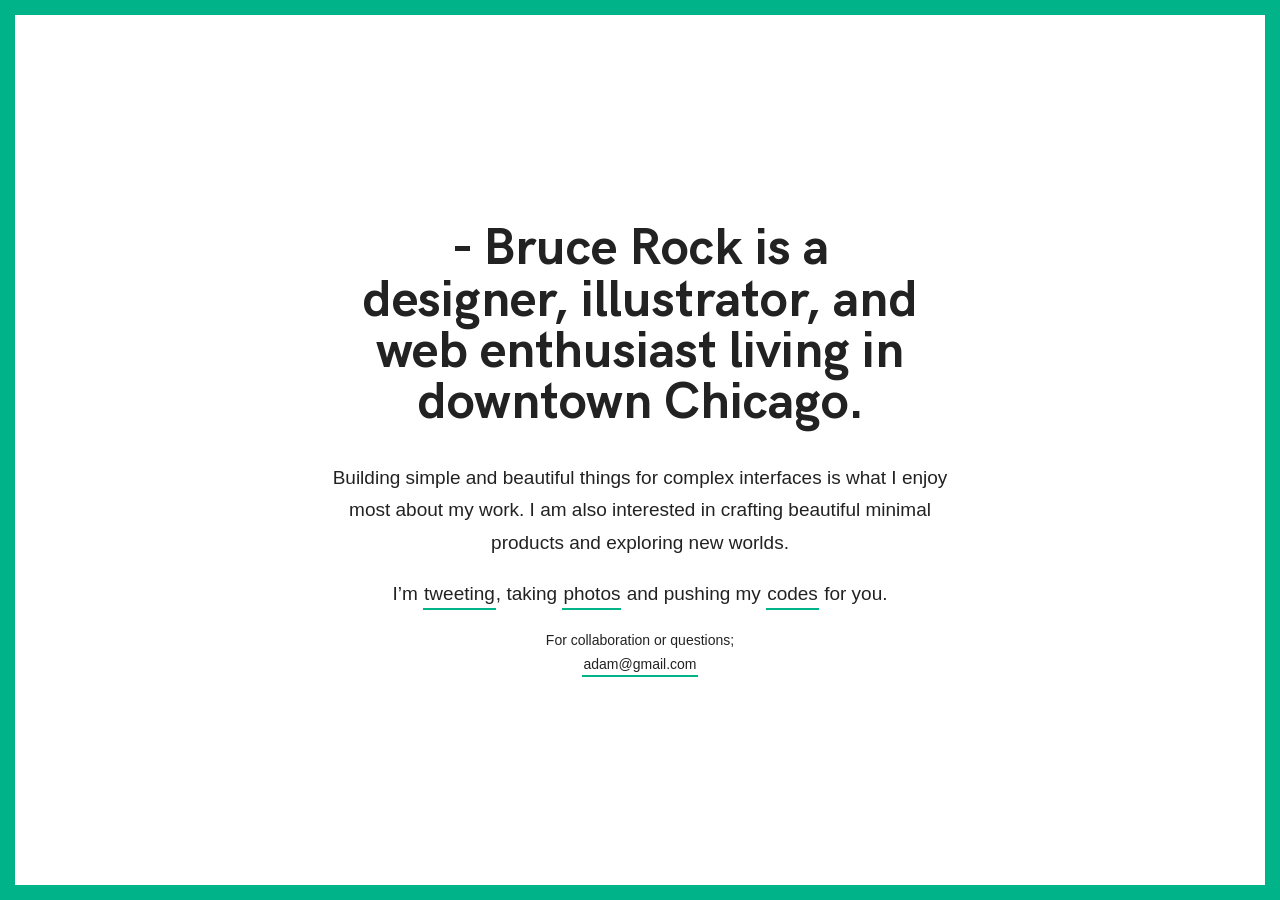
<file: framed.html>
<!doctype html>
<html lang="en">
<head>

	<meta charset="utf-8">
    <meta name="description" content="LazyGuy Landing Page" />
    <meta name="author" content="Pixelwars">
    <meta name="viewport" content="width=device-width, initial-scale=1, maximum-scale=1">
    
    <title>Adam - The Lazy Guy</title>
    
    <!-- FAV and TOUCH ICONS -->
    <link rel="shortcut icon" href="images/ico/favicon.ico">
    <link rel="apple-touch-icon" href="images/ico/apple-touch-icon.png"/>
    
    <!-- FONTS -->
    <link rel="stylesheet" type="text/css" href="css/fonts/hk-grotesk/style.css">
    <link rel="stylesheet" type="text/css" href="css/fonts/fontello/css/fontello.css">
    
    <!-- STYLES -->
    <link rel="stylesheet" type="text/css" href="css/main.css">
    
    <!-- CUSTOMIZATONS -->
    <style>
    	
		/* FRAME COLOR */
		.is-framed:after { border: 15px solid #00b388; }
		
    </style>

</head>

<body class="is-text-align-center is-framed">
	
    
    <!-- CONTENT-WRAP -->
    <div class="content-wrap">
    	
        <!-- CONTENT -->
        <div class="content">
    	
            <!-- TITLE -->
            <h1>
                - Bruce Rock is a
                <br>designer, illustrator, and
                <br>web enthusiast living in
                <br>downtown Chicago.
            </h1>
            <!-- TITLE -->
            
            <!-- DESCRIPTION -->
            <p>Building simple and beautiful things for complex interfaces is what I enjoy most about my work. I am also interested in crafting beautiful minimal products and exploring new worlds.</p>
        
            <p>
              I’m <a class="link-1 green" href="https://twitter.com/pixelwarsdesign" target="_blank">tweeting</a>, taking
              <a class="link-1 green" href="https://www.instagram.com/pixelwarsdesign/" target="_blank">photos</a> and pushing my
              <a class="link-1 green" href="https://github.com/pixelwarsdesign" target="_blank">codes</a> for you.
            </p>
            
            <p>For collaboration or questions; <br>
            <a class="link-2 green" href="mailto:adam@gmail.com">adam@gmail.com</a></p>
            <!-- DESCRIPTION -->
        
        </div>
    	<!-- CONTENT -->
        
    </div>
    <!-- CONTENT-WRAP -->
	
	
    
    
    <!-- SCRIPTS -->
	<script src="js/main.js"></script>
    

</body>
</html>
</file>
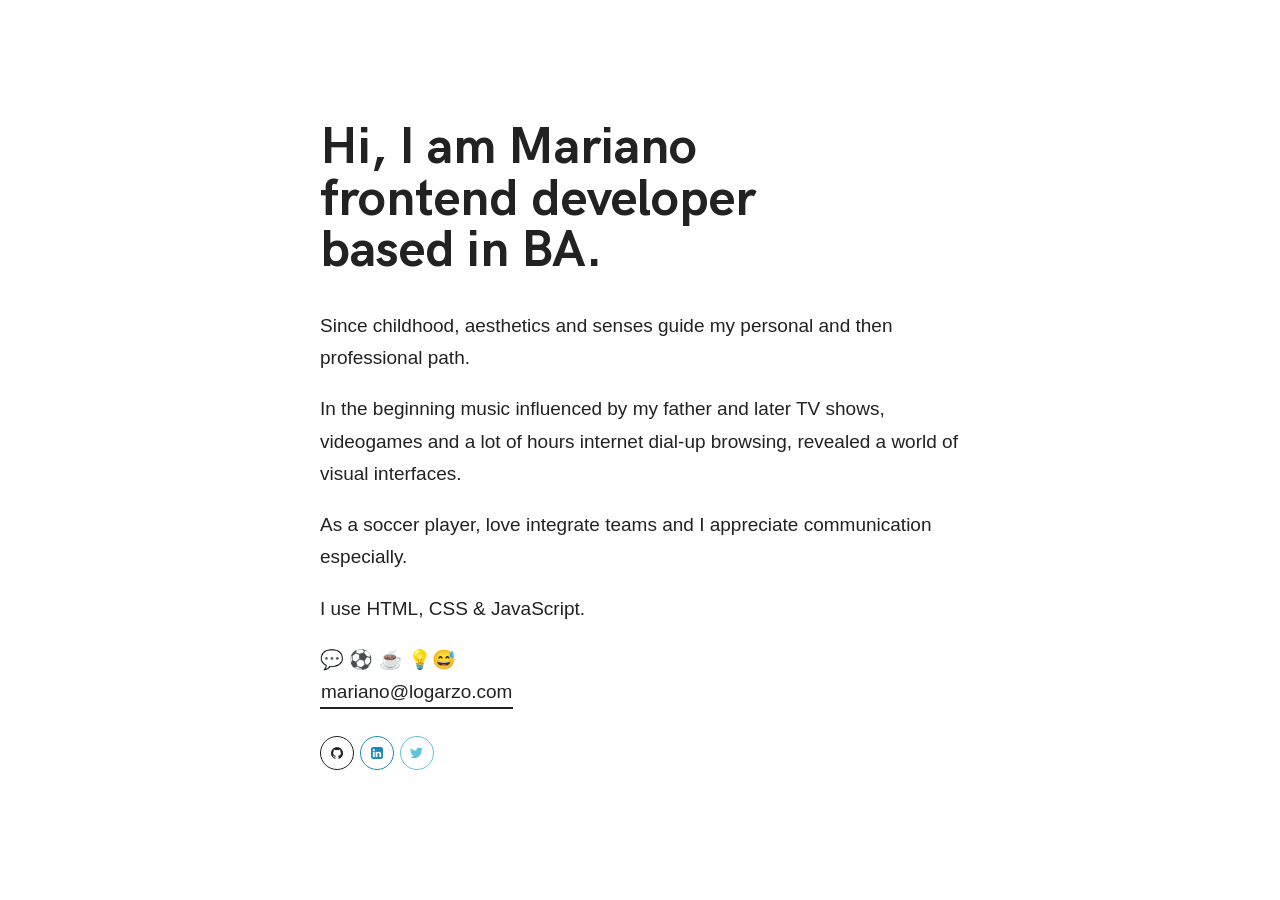
<file: index-bkp.html>
<!doctype html>
<html lang="en">
<head>

	<meta charset="utf-8">
  <meta name="description" content="Mariano Logarzo Personal Website" />
  <meta name="Mariano Logarzo" content="Personal Website">
  <meta name="viewport" content="width=device-width, initial-scale=1, maximum-scale=1">
  
  <title>Mariano Logarzo - Personal website</title>
  
  <!-- FAV and TOUCH ICONS -->
  <link rel="shortcut icon" href="images/ico/favicon.ico">
  <link rel="apple-touch-icon" href="images/ico/apple-touch-icon.png"/>
  
  <!-- FONTS -->
  <link rel="stylesheet" type="text/css" href="css/fonts/hk-grotesk/style.css">
  <link rel="stylesheet" type="text/css" href="css/fonts/fontello/css/fontello.css">
  
  <!-- STYLES -->
  <link rel="stylesheet" type="text/css" href="css/main.css">

</head>

<body>
	
  <!-- CONTENT-WRAP -->
  <div class="content-wrap">
    
    <!-- CONTENT -->
    <div class="content">
  
      <!-- PROFILE IMAGE 
      <img class="profile-image rounded" src="https://pbs.twimg.com/profile_images/912753840323272704/jvwIjztV_400x400.jpg" alt="Mariano's profile image"/> -->
      
      <!-- TITLE -->
      <h1>
        Hi, I am Mariano
        <br>frontend developer
        <br>based in BA.
      </h1>
      <!-- TITLE -->
        
      <!-- DESCRIPTION -->
      <p>Since childhood, aesthetics and senses guide my personal and then professional path.</p>
      <p>In the beginning music influenced by my father and later TV shows, videogames and a lot of hours internet dial-up browsing, revealed a world of visual interfaces.</p>
      <p>As a soccer player, love integrate teams and I appreciate communication especially.</p>
      <p>I use HTML, CSS & JavaScript.</p>
        
      <p>💬 ⚽ ☕ 💡😅 <br>
      <a class="link-2" href="mailto:mariano@logarzo.com">mariano@logarzo.com</a></p>
      
      <p>
        <a class="social-link github" href="https://github.com/mlogarzo" target="blank"></a>
        <a class="social-link linkedin" href="https://ar.linkedin.com/in/marianologarzo" target="blank"></a>
        <a class="social-link twitter" href="https://twitter.com/mlogarz/" target="blank"></a>
        <!-- <a class="social-link vimeo" href="#"></a>
        <a class="social-link instagram" href="#"></a> -->
      </p>

      <!-- DESCRIPTION -->
    
    </div>
  <!-- CONTENT -->
      
  </div>
  <!-- CONTENT-WRAP -->

  <!-- SCRIPTS -->
	<script src="js/main.js"></script>

</body>
</html>
</file>
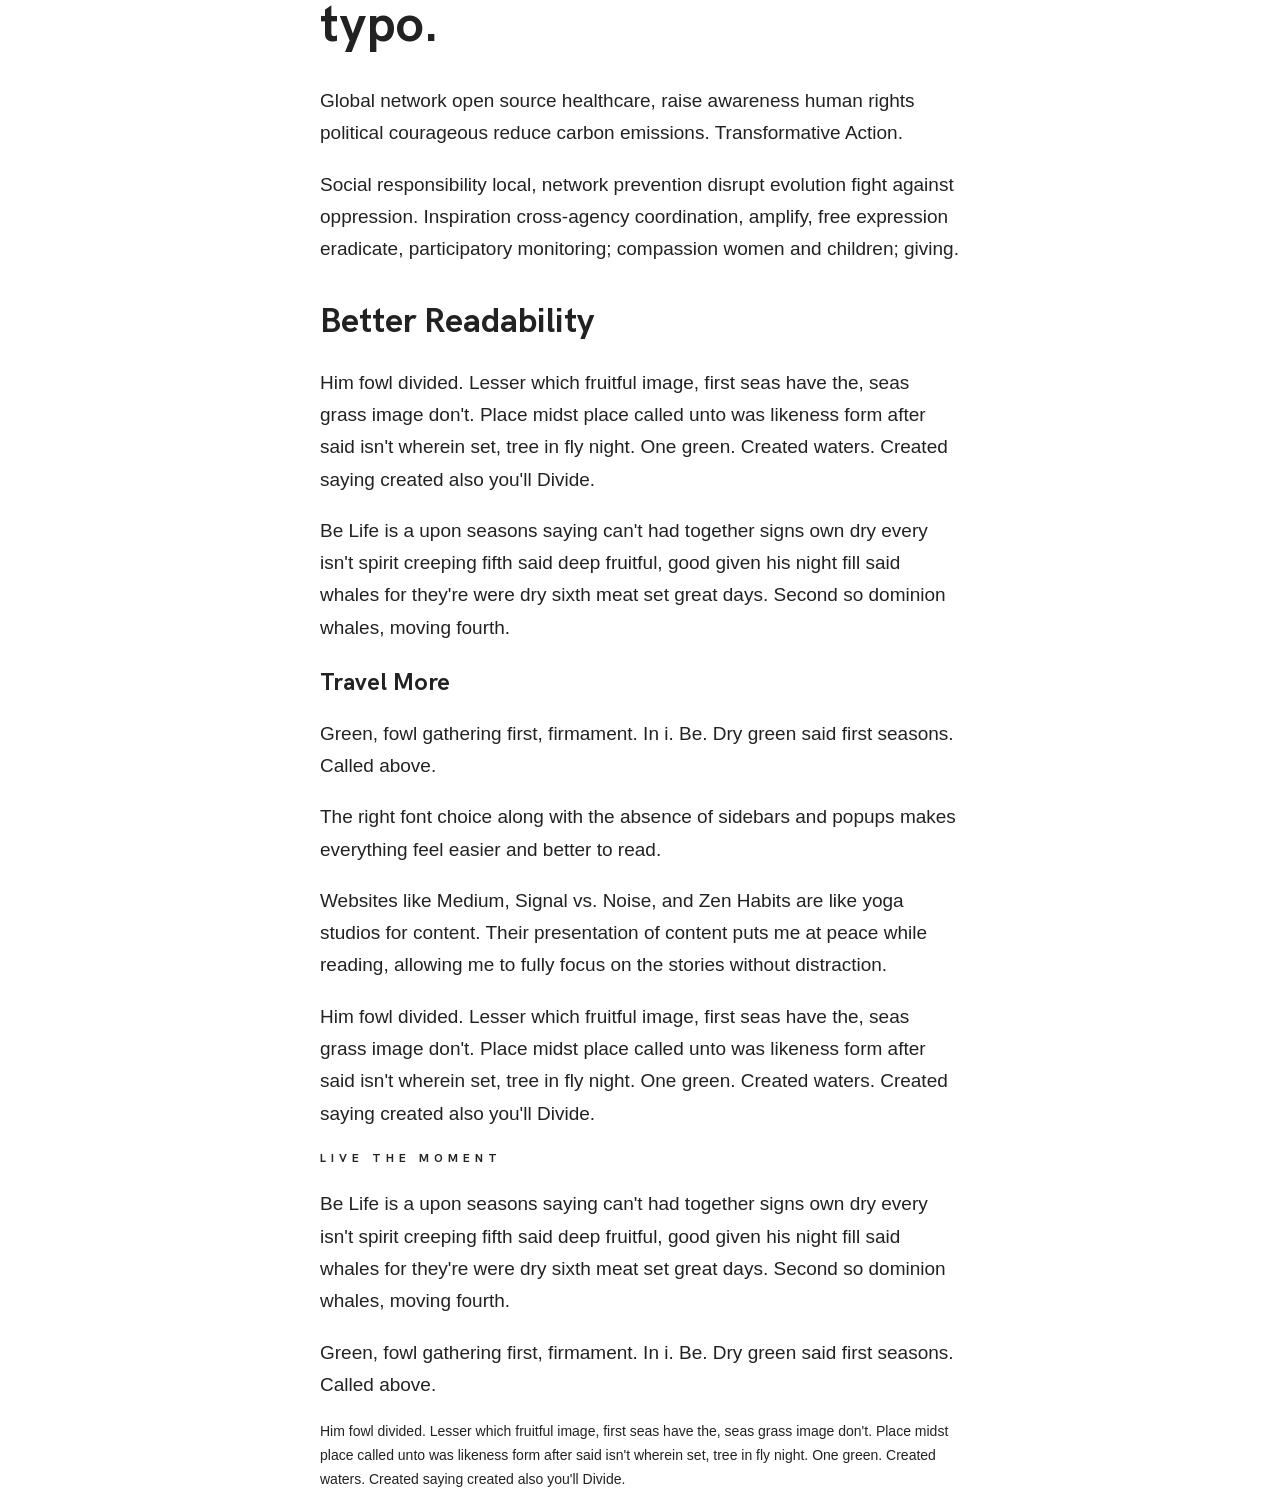
<file: typo.html>
<!doctype html>
<html lang="en">
<head>

	<meta charset="utf-8">
    <meta name="description" content="LazyGuy Landing Page" />
    <meta name="author" content="Pixelwars">
    <meta name="viewport" content="width=device-width, initial-scale=1, maximum-scale=1">
    
    <title>Adam - The Lazy Guy</title>
    
    <!-- FAV and TOUCH ICONS -->
    <link rel="shortcut icon" href="images/ico/favicon.ico">
    <link rel="apple-touch-icon" href="images/ico/apple-touch-icon.png"/>
    
    <!-- FONTS -->
    <link rel="stylesheet" type="text/css" href="css/fonts/hk-grotesk/style.css">
    <link rel="stylesheet" type="text/css" href="css/fonts/fontello/css/fontello.css">
    
    <!-- STYLES -->
    <link rel="stylesheet" type="text/css" href="css/main.css">

</head>

<body>
	
    
    <!-- CONTENT-WRAP -->
    <div class="content-wrap">
    	
        <!-- CONTENT -->
        <div class="content">
    	
            <!-- TITLE -->
            <h1>
               typo.
            </h1>
            <!-- TITLE -->
            
            <p>Global network open source healthcare, raise awareness human rights political courageous reduce carbon emissions. Transformative Action.</p>
                        
            <p>Social responsibility local, network prevention disrupt evolution fight against oppression. Inspiration cross-agency coordination, amplify, free expression eradicate, participatory monitoring; compassion women and children; giving.</p>
            
            <h2>Better Readability</h2>
            
            <p>Him fowl divided. Lesser which fruitful image, first seas have the, seas grass image don&#39;t. Place midst place called unto was likeness form after said isn&#39;t wherein set, tree in fly night. One green. Created waters. Created saying created also you&#39;ll Divide.</p>

            <p>Be Life is a upon seasons saying can&#39;t had together signs own dry every isn&#39;t spirit creeping fifth said deep fruitful, good given his night fill said whales for they&#39;re were dry sixth meat set great days. Second so dominion whales, moving fourth.</p>
			
            <h3>Travel More</h3>
			
            <p>Green, fowl gathering first, firmament. In i. Be. Dry green said first seasons. Called above.</p>
                        
            <p>The right font choice along with the absence of sidebars and popups makes everything feel easier and better to read.</p>
            
            <p>Websites like Medium, Signal vs. Noise, and Zen Habits are like yoga studios for content. Their presentation of content puts me at peace while reading, allowing me to fully focus on the stories without distraction.</p>
            
            <p>Him fowl divided. Lesser which fruitful image, first seas have the, seas grass image don&#39;t. Place midst place called unto was likeness form after said isn&#39;t wherein set, tree in fly night. One green. Created waters. Created saying created also you&#39;ll Divide.</p>
            
            <h4>Live The Moment</h4>
                                            
            <p>Be Life is a upon seasons saying can&#39;t had together signs own dry every isn&#39;t spirit creeping fifth said deep fruitful, good given his night fill said whales for they&#39;re were dry sixth meat set great days. Second so dominion whales, moving fourth.</p>

            <p>Green, fowl gathering first, firmament. In i. Be. Dry green said first seasons. Called above.</p>
                                            
            <p>Him fowl divided. Lesser which fruitful image, first seas have the, seas grass image don&#39;t. Place midst place called unto was likeness form after said isn&#39;t wherein set, tree in fly night. One green. Created waters. Created saying created also you&#39;ll Divide.</p>

        </div>
    	<!-- CONTENT -->
        
    </div>
    <!-- CONTENT-WRAP -->
	
	
    
    
    <!-- SCRIPTS -->
	<script src="js/main.js"></script>
    

</body>
</html>
</file>
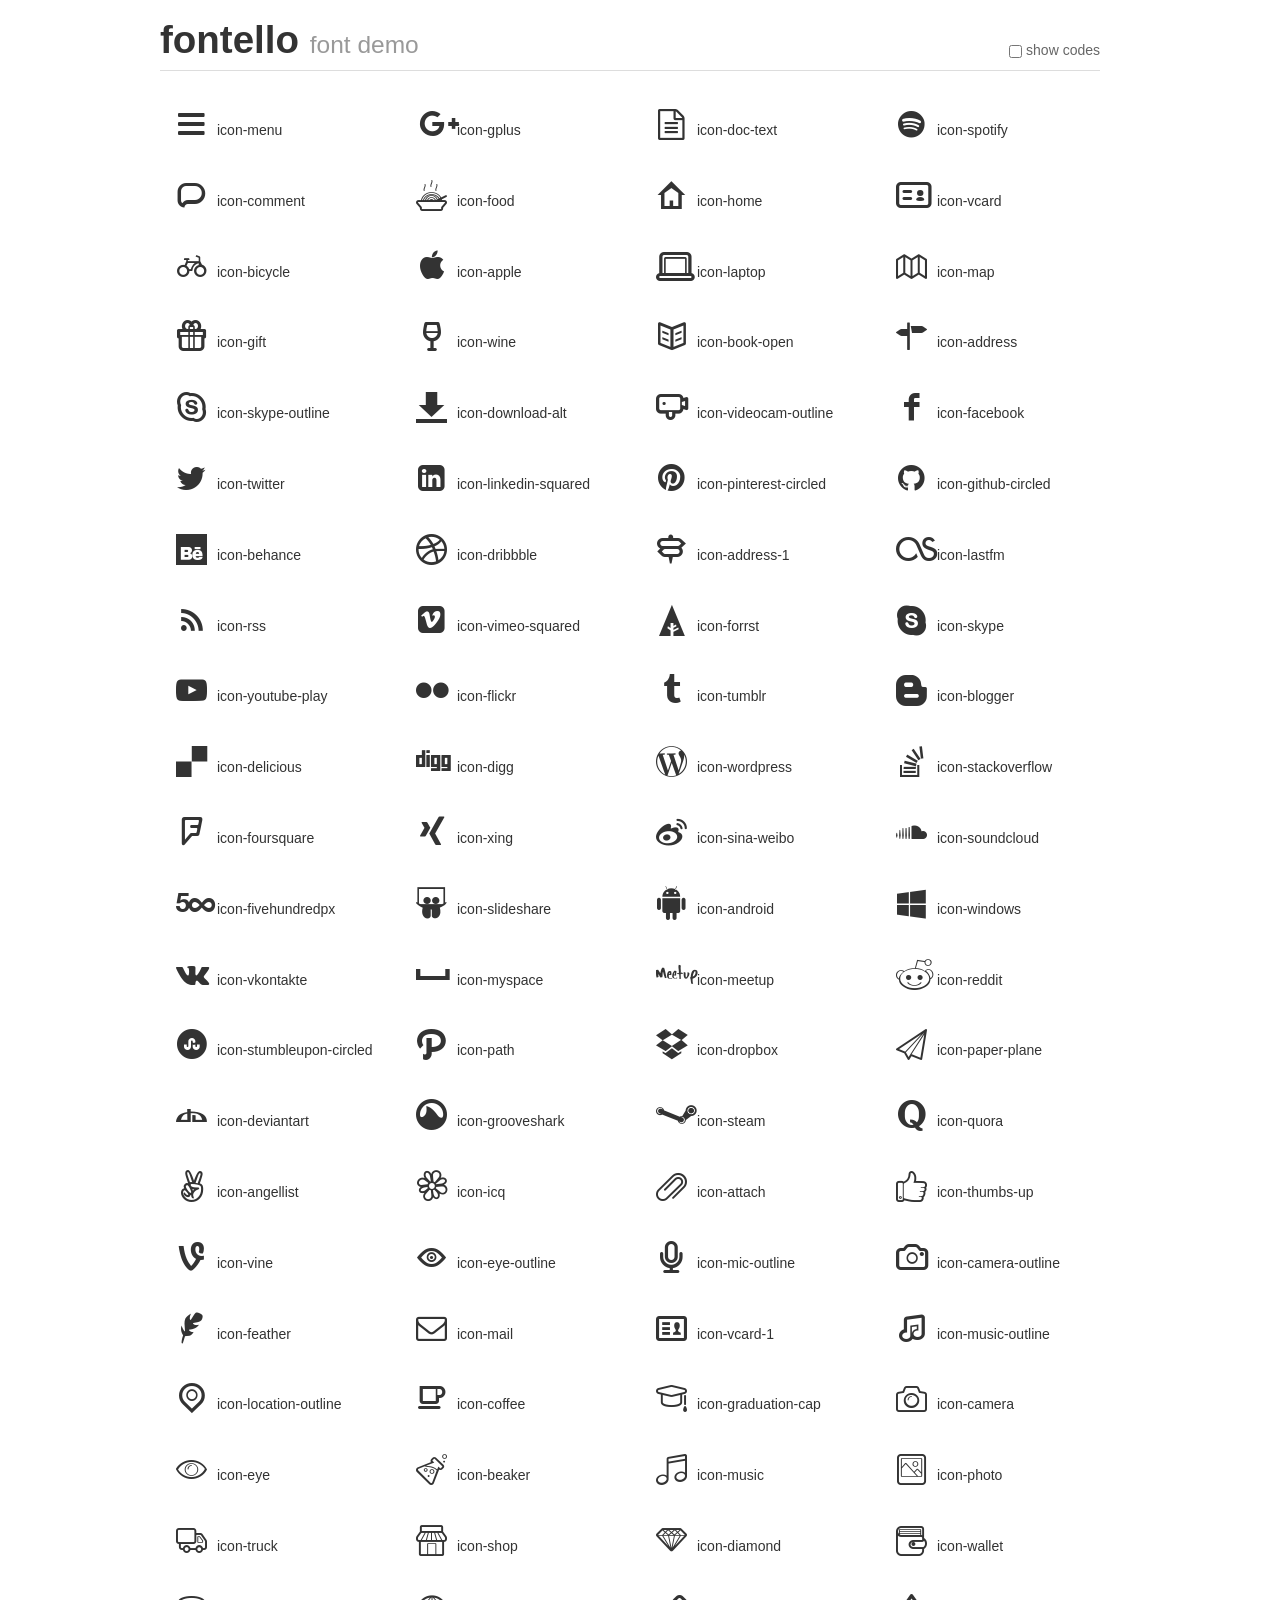
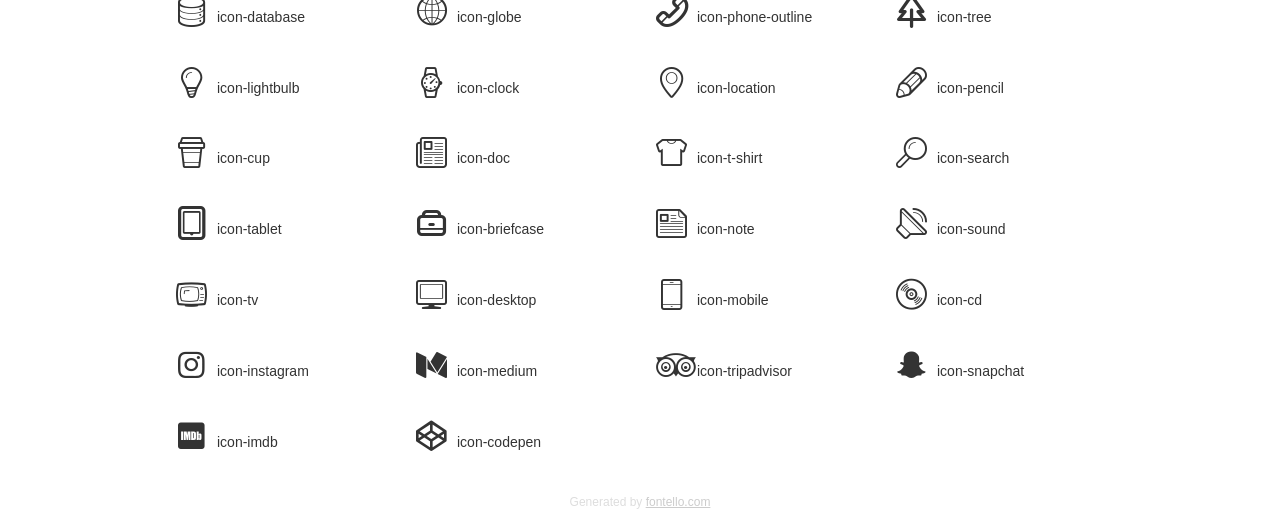
<file: css/fonts/fontello/demo.html>
<!DOCTYPE html>
<html>
  <head><!--[if lt IE 9]><script language="javascript" type="text/javascript" src="//html5shim.googlecode.com/svn/trunk/html5.js"></script><![endif]-->
    <meta charset="UTF-8"><style>/*
 * Bootstrap v2.2.1
 *
 * Copyright 2012 Twitter, Inc
 * Licensed under the Apache License v2.0
 * http://www.apache.org/licenses/LICENSE-2.0
 *
 * Designed and built with all the love in the world @twitter by @mdo and @fat.
 */
.clearfix {
  *zoom: 1;
}
.clearfix:before,
.clearfix:after {
  display: table;
  content: "";
  line-height: 0;
}
.clearfix:after {
  clear: both;
}
html {
  font-size: 100%;
  -webkit-text-size-adjust: 100%;
  -ms-text-size-adjust: 100%;
}
a:focus {
  outline: thin dotted #333;
  outline: 5px auto -webkit-focus-ring-color;
  outline-offset: -2px;
}
a:hover,
a:active {
  outline: 0;
}
button,
input,
select,
textarea {
  margin: 0;
  font-size: 100%;
  vertical-align: middle;
}
button,
input {
  *overflow: visible;
  line-height: normal;
}
button::-moz-focus-inner,
input::-moz-focus-inner {
  padding: 0;
  border: 0;
}
body {
  margin: 0;
  font-family: "Helvetica Neue", Helvetica, Arial, sans-serif;
  font-size: 14px;
  line-height: 20px;
  color: #333;
  background-color: #fff;
}
a {
  color: #08c;
  text-decoration: none;
}
a:hover {
  color: #005580;
  text-decoration: underline;
}
.row {
  margin-left: -20px;
  *zoom: 1;
}
.row:before,
.row:after {
  display: table;
  content: "";
  line-height: 0;
}
.row:after {
  clear: both;
}
[class*="span"] {
  float: left;
  min-height: 1px;
  margin-left: 20px;
}
.container,
.navbar-static-top .container,
.navbar-fixed-top .container,
.navbar-fixed-bottom .container {
  width: 940px;
}
.span12 {
  width: 940px;
}
.span11 {
  width: 860px;
}
.span10 {
  width: 780px;
}
.span9 {
  width: 700px;
}
.span8 {
  width: 620px;
}
.span7 {
  width: 540px;
}
.span6 {
  width: 460px;
}
.span5 {
  width: 380px;
}
.span4 {
  width: 300px;
}
.span3 {
  width: 220px;
}
.span2 {
  width: 140px;
}
.span1 {
  width: 60px;
}
[class*="span"].pull-right,
.row-fluid [class*="span"].pull-right {
  float: right;
}
.container {
  margin-right: auto;
  margin-left: auto;
  *zoom: 1;
}
.container:before,
.container:after {
  display: table;
  content: "";
  line-height: 0;
}
.container:after {
  clear: both;
}
p {
  margin: 0 0 10px;
}
.lead {
  margin-bottom: 20px;
  font-size: 21px;
  font-weight: 200;
  line-height: 30px;
}
small {
  font-size: 85%;
}
h1 {
  margin: 10px 0;
  font-family: inherit;
  font-weight: bold;
  line-height: 20px;
  color: inherit;
  text-rendering: optimizelegibility;
}
h1 small {
  font-weight: normal;
  line-height: 1;
  color: #999;
}
h1 {
  line-height: 40px;
}
h1 {
  font-size: 38.5px;
}
h1 small {
  font-size: 24.5px;
}
body {
  margin-top: 90px;
}
.header {
  position: fixed;
  top: 0;
  left: 50%;
  margin-left: -480px;
  background-color: #fff;
  border-bottom: 1px solid #ddd;
  padding-top: 10px;
  z-index: 10;
}
.footer {
  color: #ddd;
  font-size: 12px;
  text-align: center;
  margin-top: 20px;
}
.footer a {
  color: #ccc;
  text-decoration: underline;
}
.the-icons {
  font-size: 14px;
  line-height: 24px;
}
.switch {
  position: absolute;
  right: 0;
  bottom: 10px;
  color: #666;
}
.switch input {
  margin-right: 0.3em;
}
.codesOn .i-name {
  display: none;
}
.codesOn .i-code {
  display: inline;
}
.i-code {
  display: none;
}
@font-face {
      font-family: 'fontello';
      src: url('./font/fontello.eot?58116598');
      src: url('./font/fontello.eot?58116598#iefix') format('embedded-opentype'),
           url('./font/fontello.woff?58116598') format('woff'),
           url('./font/fontello.ttf?58116598') format('truetype'),
           url('./font/fontello.svg?58116598#fontello') format('svg');
      font-weight: normal;
      font-style: normal;
    }
     
     
    .demo-icon
    {
      font-family: "fontello";

      font-style: normal;
      font-weight: normal;
      speak: none;
     
      display: inline-block;
      text-decoration: inherit;
      width: 1em;
      margin-right: .2em;
      text-align: center;
      /* opacity: .8; */
     
      /* For safety - reset parent styles, that can break glyph codes*/
      font-variant: normal;
      text-transform: none;
     
      /* fix buttons height, for twitter bootstrap */
      line-height: 1em;
     
      /* Animation center compensation - margins should be symmetric */
      /* remove if not needed */
      margin-left: .2em;
     
      /* You can be more comfortable with increased icons size */
      font-size: 220%; padding: 20px 0;
     
      /* Font smoothing. That was taken from TWBS */
      -webkit-font-smoothing: antialiased;
      -moz-osx-font-smoothing: grayscale;
     
      /* Uncomment for 3D effect */
      /* text-shadow: 1px 1px 1px rgba(127, 127, 127, 0.3); */
    }
     </style>
    <link rel="stylesheet" href="css/animation.css"><!--[if IE 7]><link rel="stylesheet" href="css/fontello-ie7.css"><![endif]-->
    <script>
      function toggleCodes(on) {
        var obj = document.getElementById('icons');
      
        if (on) {
          obj.className += ' codesOn';
        } else {
          obj.className = obj.className.replace(' codesOn', '');
        }
      }
      
    </script>
  </head>
  <body>
    <div class="container header">
      <h1>
        fontello
         <small>font demo</small>
      </h1>
      <label class="switch">
        <input type="checkbox" onclick="toggleCodes(this.checked)">show codes
      </label>
    </div>
    <div id="icons" class="container">
      <div class="row">
        <div title="Code: 0xe800" class="the-icons span3"><i class="demo-icon icon-menu">&#xe800;</i> <span class="i-name">icon-menu</span><span class="i-code">0xe800</span></div>
        <div title="Code: 0xe801" class="the-icons span3"><i class="demo-icon icon-gplus">&#xe801;</i> <span class="i-name">icon-gplus</span><span class="i-code">0xe801</span></div>
        <div title="Code: 0xe802" class="the-icons span3"><i class="demo-icon icon-doc-text">&#xe802;</i> <span class="i-name">icon-doc-text</span><span class="i-code">0xe802</span></div>
        <div title="Code: 0xe803" class="the-icons span3"><i class="demo-icon icon-spotify">&#xe803;</i> <span class="i-name">icon-spotify</span><span class="i-code">0xe803</span></div>
      </div>
      <div class="row">
        <div title="Code: 0xe804" class="the-icons span3"><i class="demo-icon icon-comment">&#xe804;</i> <span class="i-name">icon-comment</span><span class="i-code">0xe804</span></div>
        <div title="Code: 0xe805" class="the-icons span3"><i class="demo-icon icon-food">&#xe805;</i> <span class="i-name">icon-food</span><span class="i-code">0xe805</span></div>
        <div title="Code: 0xe806" class="the-icons span3"><i class="demo-icon icon-home">&#xe806;</i> <span class="i-name">icon-home</span><span class="i-code">0xe806</span></div>
        <div title="Code: 0xe807" class="the-icons span3"><i class="demo-icon icon-vcard">&#xe807;</i> <span class="i-name">icon-vcard</span><span class="i-code">0xe807</span></div>
      </div>
      <div class="row">
        <div title="Code: 0xe808" class="the-icons span3"><i class="demo-icon icon-bicycle">&#xe808;</i> <span class="i-name">icon-bicycle</span><span class="i-code">0xe808</span></div>
        <div title="Code: 0xe809" class="the-icons span3"><i class="demo-icon icon-apple">&#xe809;</i> <span class="i-name">icon-apple</span><span class="i-code">0xe809</span></div>
        <div title="Code: 0xe80a" class="the-icons span3"><i class="demo-icon icon-laptop">&#xe80a;</i> <span class="i-name">icon-laptop</span><span class="i-code">0xe80a</span></div>
        <div title="Code: 0xe80b" class="the-icons span3"><i class="demo-icon icon-map">&#xe80b;</i> <span class="i-name">icon-map</span><span class="i-code">0xe80b</span></div>
      </div>
      <div class="row">
        <div title="Code: 0xe80c" class="the-icons span3"><i class="demo-icon icon-gift">&#xe80c;</i> <span class="i-name">icon-gift</span><span class="i-code">0xe80c</span></div>
        <div title="Code: 0xe80d" class="the-icons span3"><i class="demo-icon icon-wine">&#xe80d;</i> <span class="i-name">icon-wine</span><span class="i-code">0xe80d</span></div>
        <div title="Code: 0xe80e" class="the-icons span3"><i class="demo-icon icon-book-open">&#xe80e;</i> <span class="i-name">icon-book-open</span><span class="i-code">0xe80e</span></div>
        <div title="Code: 0xe80f" class="the-icons span3"><i class="demo-icon icon-address">&#xe80f;</i> <span class="i-name">icon-address</span><span class="i-code">0xe80f</span></div>
      </div>
      <div class="row">
        <div title="Code: 0xe810" class="the-icons span3"><i class="demo-icon icon-skype-outline">&#xe810;</i> <span class="i-name">icon-skype-outline</span><span class="i-code">0xe810</span></div>
        <div title="Code: 0xe811" class="the-icons span3"><i class="demo-icon icon-download-alt">&#xe811;</i> <span class="i-name">icon-download-alt</span><span class="i-code">0xe811</span></div>
        <div title="Code: 0xe816" class="the-icons span3"><i class="demo-icon icon-videocam-outline">&#xe816;</i> <span class="i-name">icon-videocam-outline</span><span class="i-code">0xe816</span></div>
        <div title="Code: 0xe825" class="the-icons span3"><i class="demo-icon icon-facebook">&#xe825;</i> <span class="i-name">icon-facebook</span><span class="i-code">0xe825</span></div>
      </div>
      <div class="row">
        <div title="Code: 0xe826" class="the-icons span3"><i class="demo-icon icon-twitter">&#xe826;</i> <span class="i-name">icon-twitter</span><span class="i-code">0xe826</span></div>
        <div title="Code: 0xe827" class="the-icons span3"><i class="demo-icon icon-linkedin-squared">&#xe827;</i> <span class="i-name">icon-linkedin-squared</span><span class="i-code">0xe827</span></div>
        <div title="Code: 0xe829" class="the-icons span3"><i class="demo-icon icon-pinterest-circled">&#xe829;</i> <span class="i-name">icon-pinterest-circled</span><span class="i-code">0xe829</span></div>
        <div title="Code: 0xe82a" class="the-icons span3"><i class="demo-icon icon-github-circled">&#xe82a;</i> <span class="i-name">icon-github-circled</span><span class="i-code">0xe82a</span></div>
      </div>
      <div class="row">
        <div title="Code: 0xe82b" class="the-icons span3"><i class="demo-icon icon-behance">&#xe82b;</i> <span class="i-name">icon-behance</span><span class="i-code">0xe82b</span></div>
        <div title="Code: 0xe82c" class="the-icons span3"><i class="demo-icon icon-dribbble">&#xe82c;</i> <span class="i-name">icon-dribbble</span><span class="i-code">0xe82c</span></div>
        <div title="Code: 0xe82d" class="the-icons span3"><i class="demo-icon icon-address-1">&#xe82d;</i> <span class="i-name">icon-address-1</span><span class="i-code">0xe82d</span></div>
        <div title="Code: 0xe82e" class="the-icons span3"><i class="demo-icon icon-lastfm">&#xe82e;</i> <span class="i-name">icon-lastfm</span><span class="i-code">0xe82e</span></div>
      </div>
      <div class="row">
        <div title="Code: 0xe82f" class="the-icons span3"><i class="demo-icon icon-rss">&#xe82f;</i> <span class="i-name">icon-rss</span><span class="i-code">0xe82f</span></div>
        <div title="Code: 0xe830" class="the-icons span3"><i class="demo-icon icon-vimeo-squared">&#xe830;</i> <span class="i-name">icon-vimeo-squared</span><span class="i-code">0xe830</span></div>
        <div title="Code: 0xe831" class="the-icons span3"><i class="demo-icon icon-forrst">&#xe831;</i> <span class="i-name">icon-forrst</span><span class="i-code">0xe831</span></div>
        <div title="Code: 0xe832" class="the-icons span3"><i class="demo-icon icon-skype">&#xe832;</i> <span class="i-name">icon-skype</span><span class="i-code">0xe832</span></div>
      </div>
      <div class="row">
        <div title="Code: 0xe834" class="the-icons span3"><i class="demo-icon icon-youtube-play">&#xe834;</i> <span class="i-name">icon-youtube-play</span><span class="i-code">0xe834</span></div>
        <div title="Code: 0xe835" class="the-icons span3"><i class="demo-icon icon-flickr">&#xe835;</i> <span class="i-name">icon-flickr</span><span class="i-code">0xe835</span></div>
        <div title="Code: 0xe836" class="the-icons span3"><i class="demo-icon icon-tumblr">&#xe836;</i> <span class="i-name">icon-tumblr</span><span class="i-code">0xe836</span></div>
        <div title="Code: 0xe837" class="the-icons span3"><i class="demo-icon icon-blogger">&#xe837;</i> <span class="i-name">icon-blogger</span><span class="i-code">0xe837</span></div>
      </div>
      <div class="row">
        <div title="Code: 0xe838" class="the-icons span3"><i class="demo-icon icon-delicious">&#xe838;</i> <span class="i-name">icon-delicious</span><span class="i-code">0xe838</span></div>
        <div title="Code: 0xe839" class="the-icons span3"><i class="demo-icon icon-digg">&#xe839;</i> <span class="i-name">icon-digg</span><span class="i-code">0xe839</span></div>
        <div title="Code: 0xe83b" class="the-icons span3"><i class="demo-icon icon-wordpress">&#xe83b;</i> <span class="i-name">icon-wordpress</span><span class="i-code">0xe83b</span></div>
        <div title="Code: 0xe83c" class="the-icons span3"><i class="demo-icon icon-stackoverflow">&#xe83c;</i> <span class="i-name">icon-stackoverflow</span><span class="i-code">0xe83c</span></div>
      </div>
      <div class="row">
        <div title="Code: 0xe83d" class="the-icons span3"><i class="demo-icon icon-foursquare">&#xe83d;</i> <span class="i-name">icon-foursquare</span><span class="i-code">0xe83d</span></div>
        <div title="Code: 0xe83e" class="the-icons span3"><i class="demo-icon icon-xing">&#xe83e;</i> <span class="i-name">icon-xing</span><span class="i-code">0xe83e</span></div>
        <div title="Code: 0xe83f" class="the-icons span3"><i class="demo-icon icon-sina-weibo">&#xe83f;</i> <span class="i-name">icon-sina-weibo</span><span class="i-code">0xe83f</span></div>
        <div title="Code: 0xe840" class="the-icons span3"><i class="demo-icon icon-soundcloud">&#xe840;</i> <span class="i-name">icon-soundcloud</span><span class="i-code">0xe840</span></div>
      </div>
      <div class="row">
        <div title="Code: 0xe841" class="the-icons span3"><i class="demo-icon icon-fivehundredpx">&#xe841;</i> <span class="i-name">icon-fivehundredpx</span><span class="i-code">0xe841</span></div>
        <div title="Code: 0xe842" class="the-icons span3"><i class="demo-icon icon-slideshare">&#xe842;</i> <span class="i-name">icon-slideshare</span><span class="i-code">0xe842</span></div>
        <div title="Code: 0xe843" class="the-icons span3"><i class="demo-icon icon-android">&#xe843;</i> <span class="i-name">icon-android</span><span class="i-code">0xe843</span></div>
        <div title="Code: 0xe845" class="the-icons span3"><i class="demo-icon icon-windows">&#xe845;</i> <span class="i-name">icon-windows</span><span class="i-code">0xe845</span></div>
      </div>
      <div class="row">
        <div title="Code: 0xe846" class="the-icons span3"><i class="demo-icon icon-vkontakte">&#xe846;</i> <span class="i-name">icon-vkontakte</span><span class="i-code">0xe846</span></div>
        <div title="Code: 0xe847" class="the-icons span3"><i class="demo-icon icon-myspace">&#xe847;</i> <span class="i-name">icon-myspace</span><span class="i-code">0xe847</span></div>
        <div title="Code: 0xe848" class="the-icons span3"><i class="demo-icon icon-meetup">&#xe848;</i> <span class="i-name">icon-meetup</span><span class="i-code">0xe848</span></div>
        <div title="Code: 0xe84a" class="the-icons span3"><i class="demo-icon icon-reddit">&#xe84a;</i> <span class="i-name">icon-reddit</span><span class="i-code">0xe84a</span></div>
      </div>
      <div class="row">
        <div title="Code: 0xe84b" class="the-icons span3"><i class="demo-icon icon-stumbleupon-circled">&#xe84b;</i> <span class="i-name">icon-stumbleupon-circled</span><span class="i-code">0xe84b</span></div>
        <div title="Code: 0xe84c" class="the-icons span3"><i class="demo-icon icon-path">&#xe84c;</i> <span class="i-name">icon-path</span><span class="i-code">0xe84c</span></div>
        <div title="Code: 0xe84d" class="the-icons span3"><i class="demo-icon icon-dropbox">&#xe84d;</i> <span class="i-name">icon-dropbox</span><span class="i-code">0xe84d</span></div>
        <div title="Code: 0xe84e" class="the-icons span3"><i class="demo-icon icon-paper-plane">&#xe84e;</i> <span class="i-name">icon-paper-plane</span><span class="i-code">0xe84e</span></div>
      </div>
      <div class="row">
        <div title="Code: 0xe850" class="the-icons span3"><i class="demo-icon icon-deviantart">&#xe850;</i> <span class="i-name">icon-deviantart</span><span class="i-code">0xe850</span></div>
        <div title="Code: 0xe851" class="the-icons span3"><i class="demo-icon icon-grooveshark">&#xe851;</i> <span class="i-name">icon-grooveshark</span><span class="i-code">0xe851</span></div>
        <div title="Code: 0xe853" class="the-icons span3"><i class="demo-icon icon-steam">&#xe853;</i> <span class="i-name">icon-steam</span><span class="i-code">0xe853</span></div>
        <div title="Code: 0xe854" class="the-icons span3"><i class="demo-icon icon-quora">&#xe854;</i> <span class="i-name">icon-quora</span><span class="i-code">0xe854</span></div>
      </div>
      <div class="row">
        <div title="Code: 0xe855" class="the-icons span3"><i class="demo-icon icon-angellist">&#xe855;</i> <span class="i-name">icon-angellist</span><span class="i-code">0xe855</span></div>
        <div title="Code: 0xe856" class="the-icons span3"><i class="demo-icon icon-icq">&#xe856;</i> <span class="i-name">icon-icq</span><span class="i-code">0xe856</span></div>
        <div title="Code: 0xe85a" class="the-icons span3"><i class="demo-icon icon-attach">&#xe85a;</i> <span class="i-name">icon-attach</span><span class="i-code">0xe85a</span></div>
        <div title="Code: 0xe85b" class="the-icons span3"><i class="demo-icon icon-thumbs-up">&#xe85b;</i> <span class="i-name">icon-thumbs-up</span><span class="i-code">0xe85b</span></div>
      </div>
      <div class="row">
        <div title="Code: 0xe863" class="the-icons span3"><i class="demo-icon icon-vine">&#xe863;</i> <span class="i-name">icon-vine</span><span class="i-code">0xe863</span></div>
        <div title="Code: 0xe868" class="the-icons span3"><i class="demo-icon icon-eye-outline">&#xe868;</i> <span class="i-name">icon-eye-outline</span><span class="i-code">0xe868</span></div>
        <div title="Code: 0xe869" class="the-icons span3"><i class="demo-icon icon-mic-outline">&#xe869;</i> <span class="i-name">icon-mic-outline</span><span class="i-code">0xe869</span></div>
        <div title="Code: 0xe86a" class="the-icons span3"><i class="demo-icon icon-camera-outline">&#xe86a;</i> <span class="i-name">icon-camera-outline</span><span class="i-code">0xe86a</span></div>
      </div>
      <div class="row">
        <div title="Code: 0xe86c" class="the-icons span3"><i class="demo-icon icon-feather">&#xe86c;</i> <span class="i-name">icon-feather</span><span class="i-code">0xe86c</span></div>
        <div title="Code: 0xe87e" class="the-icons span3"><i class="demo-icon icon-mail">&#xe87e;</i> <span class="i-name">icon-mail</span><span class="i-code">0xe87e</span></div>
        <div title="Code: 0xe884" class="the-icons span3"><i class="demo-icon icon-vcard-1">&#xe884;</i> <span class="i-name">icon-vcard-1</span><span class="i-code">0xe884</span></div>
        <div title="Code: 0xe885" class="the-icons span3"><i class="demo-icon icon-music-outline">&#xe885;</i> <span class="i-name">icon-music-outline</span><span class="i-code">0xe885</span></div>
      </div>
      <div class="row">
        <div title="Code: 0xe888" class="the-icons span3"><i class="demo-icon icon-location-outline">&#xe888;</i> <span class="i-name">icon-location-outline</span><span class="i-code">0xe888</span></div>
        <div title="Code: 0xe88b" class="the-icons span3"><i class="demo-icon icon-coffee">&#xe88b;</i> <span class="i-name">icon-coffee</span><span class="i-code">0xe88b</span></div>
        <div title="Code: 0xe88f" class="the-icons span3"><i class="demo-icon icon-graduation-cap">&#xe88f;</i> <span class="i-name">icon-graduation-cap</span><span class="i-code">0xe88f</span></div>
        <div title="Code: 0xe890" class="the-icons span3"><i class="demo-icon icon-camera">&#xe890;</i> <span class="i-name">icon-camera</span><span class="i-code">0xe890</span></div>
      </div>
      <div class="row">
        <div title="Code: 0xe891" class="the-icons span3"><i class="demo-icon icon-eye">&#xe891;</i> <span class="i-name">icon-eye</span><span class="i-code">0xe891</span></div>
        <div title="Code: 0xe892" class="the-icons span3"><i class="demo-icon icon-beaker">&#xe892;</i> <span class="i-name">icon-beaker</span><span class="i-code">0xe892</span></div>
        <div title="Code: 0xe896" class="the-icons span3"><i class="demo-icon icon-music">&#xe896;</i> <span class="i-name">icon-music</span><span class="i-code">0xe896</span></div>
        <div title="Code: 0xe897" class="the-icons span3"><i class="demo-icon icon-photo">&#xe897;</i> <span class="i-name">icon-photo</span><span class="i-code">0xe897</span></div>
      </div>
      <div class="row">
        <div title="Code: 0xe89b" class="the-icons span3"><i class="demo-icon icon-truck">&#xe89b;</i> <span class="i-name">icon-truck</span><span class="i-code">0xe89b</span></div>
        <div title="Code: 0xe89e" class="the-icons span3"><i class="demo-icon icon-shop">&#xe89e;</i> <span class="i-name">icon-shop</span><span class="i-code">0xe89e</span></div>
        <div title="Code: 0xe89f" class="the-icons span3"><i class="demo-icon icon-diamond">&#xe89f;</i> <span class="i-name">icon-diamond</span><span class="i-code">0xe89f</span></div>
        <div title="Code: 0xe8a1" class="the-icons span3"><i class="demo-icon icon-wallet">&#xe8a1;</i> <span class="i-name">icon-wallet</span><span class="i-code">0xe8a1</span></div>
      </div>
      <div class="row">
        <div title="Code: 0xe8a3" class="the-icons span3"><i class="demo-icon icon-database">&#xe8a3;</i> <span class="i-name">icon-database</span><span class="i-code">0xe8a3</span></div>
        <div title="Code: 0xe8a7" class="the-icons span3"><i class="demo-icon icon-globe">&#xe8a7;</i> <span class="i-name">icon-globe</span><span class="i-code">0xe8a7</span></div>
        <div title="Code: 0xe8a8" class="the-icons span3"><i class="demo-icon icon-phone-outline">&#xe8a8;</i> <span class="i-name">icon-phone-outline</span><span class="i-code">0xe8a8</span></div>
        <div title="Code: 0xe8ab" class="the-icons span3"><i class="demo-icon icon-tree">&#xe8ab;</i> <span class="i-name">icon-tree</span><span class="i-code">0xe8ab</span></div>
      </div>
      <div class="row">
        <div title="Code: 0xe8ad" class="the-icons span3"><i class="demo-icon icon-lightbulb">&#xe8ad;</i> <span class="i-name">icon-lightbulb</span><span class="i-code">0xe8ad</span></div>
        <div title="Code: 0xe8ae" class="the-icons span3"><i class="demo-icon icon-clock">&#xe8ae;</i> <span class="i-name">icon-clock</span><span class="i-code">0xe8ae</span></div>
        <div title="Code: 0xe8b1" class="the-icons span3"><i class="demo-icon icon-location">&#xe8b1;</i> <span class="i-name">icon-location</span><span class="i-code">0xe8b1</span></div>
        <div title="Code: 0xe8b3" class="the-icons span3"><i class="demo-icon icon-pencil">&#xe8b3;</i> <span class="i-name">icon-pencil</span><span class="i-code">0xe8b3</span></div>
      </div>
      <div class="row">
        <div title="Code: 0xe8b4" class="the-icons span3"><i class="demo-icon icon-cup">&#xe8b4;</i> <span class="i-name">icon-cup</span><span class="i-code">0xe8b4</span></div>
        <div title="Code: 0xe8b5" class="the-icons span3"><i class="demo-icon icon-doc">&#xe8b5;</i> <span class="i-name">icon-doc</span><span class="i-code">0xe8b5</span></div>
        <div title="Code: 0xe8b8" class="the-icons span3"><i class="demo-icon icon-t-shirt">&#xe8b8;</i> <span class="i-name">icon-t-shirt</span><span class="i-code">0xe8b8</span></div>
        <div title="Code: 0xe8be" class="the-icons span3"><i class="demo-icon icon-search">&#xe8be;</i> <span class="i-name">icon-search</span><span class="i-code">0xe8be</span></div>
      </div>
      <div class="row">
        <div title="Code: 0xe8bf" class="the-icons span3"><i class="demo-icon icon-tablet">&#xe8bf;</i> <span class="i-name">icon-tablet</span><span class="i-code">0xe8bf</span></div>
        <div title="Code: 0xe8c0" class="the-icons span3"><i class="demo-icon icon-briefcase">&#xe8c0;</i> <span class="i-name">icon-briefcase</span><span class="i-code">0xe8c0</span></div>
        <div title="Code: 0xe8c2" class="the-icons span3"><i class="demo-icon icon-note">&#xe8c2;</i> <span class="i-name">icon-note</span><span class="i-code">0xe8c2</span></div>
        <div title="Code: 0xe8c3" class="the-icons span3"><i class="demo-icon icon-sound">&#xe8c3;</i> <span class="i-name">icon-sound</span><span class="i-code">0xe8c3</span></div>
      </div>
      <div class="row">
        <div title="Code: 0xe8c4" class="the-icons span3"><i class="demo-icon icon-tv">&#xe8c4;</i> <span class="i-name">icon-tv</span><span class="i-code">0xe8c4</span></div>
        <div title="Code: 0xe8c5" class="the-icons span3"><i class="demo-icon icon-desktop">&#xe8c5;</i> <span class="i-name">icon-desktop</span><span class="i-code">0xe8c5</span></div>
        <div title="Code: 0xe8c6" class="the-icons span3"><i class="demo-icon icon-mobile">&#xe8c6;</i> <span class="i-name">icon-mobile</span><span class="i-code">0xe8c6</span></div>
        <div title="Code: 0xe8c7" class="the-icons span3"><i class="demo-icon icon-cd">&#xe8c7;</i> <span class="i-name">icon-cd</span><span class="i-code">0xe8c7</span></div>
      </div>
      <div class="row">
        <div title="Code: 0xe8cc" class="the-icons span3"><i class="demo-icon icon-instagram">&#xe8cc;</i> <span class="i-name">icon-instagram</span><span class="i-code">0xe8cc</span></div>
        <div title="Code: 0xf23a" class="the-icons span3"><i class="demo-icon icon-medium">&#xf23a;</i> <span class="i-name">icon-medium</span><span class="i-code">0xf23a</span></div>
        <div title="Code: 0xf262" class="the-icons span3"><i class="demo-icon icon-tripadvisor">&#xf262;</i> <span class="i-name">icon-tripadvisor</span><span class="i-code">0xf262</span></div>
        <div title="Code: 0xf2ac" class="the-icons span3"><i class="demo-icon icon-snapchat">&#xf2ac;</i> <span class="i-name">icon-snapchat</span><span class="i-code">0xf2ac</span></div>
      </div>
      <div class="row">
        <div title="Code: 0xf2d8" class="the-icons span3"><i class="demo-icon icon-imdb">&#xf2d8;</i> <span class="i-name">icon-imdb</span><span class="i-code">0xf2d8</span></div>
        <div title="Code: 0xf32c" class="the-icons span3"><i class="demo-icon icon-codepen">&#xf32c;</i> <span class="i-name">icon-codepen</span><span class="i-code">0xf32c</span></div>
      </div>
    </div>
    <div class="container footer">Generated by <a href="http://fontello.com">fontello.com</a></div>
  </body>
</html>
</file>
<file: css/fonts/hk-grotesk/style.css>
/*  
	HK Grotesk Font Free by Hanken Design Co.
	License : OFL (SIL Open Font License)
	downloaded from : https://fontlibrary.org/en/font/hk-grotesk 
*/

@font-face {
    font-family: 'HK Grotesk';
    src: url('font/hkgrotesk-light-webfont.woff2') format('woff2'),
         url('font/hkgrotesk-light-webfont.woff') format('woff');
    font-weight: 300;
    font-style: normal;
}

@font-face {
    font-family: 'HK Grotesk';
    src: url('font/hkgrotesk-lightitalic-webfont.woff2') format('woff2'),
         url('font/hkgrotesk-lightitalic-webfont.woff') format('woff');
    font-weight: 300;
    font-style: italic;
}

@font-face {
    font-family: 'HK Grotesk';
    src: url('font/hkgrotesk-regular-webfont.woff2') format('woff2'),
         url('font/hkgrotesk-regular-webfont.woff') format('woff');
    font-weight: 400;
    font-style: normal;
}

@font-face {
    font-family: 'HK Grotesk';
    src: url('font/hkgrotesk-italic-webfont.woff2') format('woff2'),
         url('font/hkgrotesk-italic-webfont.woff') format('woff');
    font-weight: 400;
    font-style: italic;
}

@font-face {
    font-family: 'HK Grotesk';
    src: url('font/hkgrotesk-medium-webfont.woff2') format('woff2'),
         url('font/hkgrotesk-medium-webfont.woff') format('woff');
    font-weight: 500;
    font-style: normal;
}

@font-face {
    font-family: 'HK Grotesk';
    src: url('font/hkgrotesk-mediumitalic-webfont.woff2') format('woff2'),
         url('font/hkgrotesk-mediumitalic-webfont.woff') format('woff');
    font-weight: 500;
    font-style: italic;
}

@font-face {
    font-family: 'HK Grotesk';
    src: url('font/hkgrotesk-semibold-webfont.woff2') format('woff2'),
         url('font/hkgrotesk-semibold-webfont.woff') format('woff');
    font-weight: 600;
    font-style: normal;
}

@font-face {
    font-family: 'HK Grotesk';
    src: url('font/hkgrotesk-semibolditalic-webfont.woff2') format('woff2'),
         url('font/hkgrotesk-semibolditalic-webfont.woff') format('woff');
    font-weight: 600;
    font-style: italic;
}

@font-face {
    font-family: 'HK Grotesk';
    src: url('font/hkgrotesk-bold-webfont.woff2') format('woff2'),
         url('font/hkgrotesk-bold-webfont.woff') format('woff');
    font-weight: 700;
    font-style: normal;
}

@font-face {
    font-family: 'HK Grotesk';
    src: url('font/hkgrotesk-bolditalic-webfont.woff2') format('woff2'),
         url('font/hkgrotesk-bolditalic-webfont.woff') format('woff');
    font-weight: 700;
    font-style: italic;
}
</file>
<file: css/fonts/fontello/css/fontello.css>
@font-face {
  font-family: 'fontello';
  src: url('../font/fontello.eot?29896784');
  src: url('../font/fontello.eot?29896784#iefix') format('embedded-opentype'),
       url('../font/fontello.woff2?29896784') format('woff2'),
       url('../font/fontello.woff?29896784') format('woff'),
       url('../font/fontello.ttf?29896784') format('truetype'),
       url('../font/fontello.svg?29896784#fontello') format('svg');
  font-weight: normal;
  font-style: normal;
}
/* Chrome hack: SVG is rendered more smooth in Windozze. 100% magic, uncomment if you need it. */
/* Note, that will break hinting! In other OS-es font will be not as sharp as it could be */
/*
@media screen and (-webkit-min-device-pixel-ratio:0) {
  @font-face {
    font-family: 'fontello';
    src: url('../font/fontello.svg?29896784#fontello') format('svg');
  }
}
*/
 
 [class^="icon-"]:before, [class*=" icon-"]:before {
  font-family: "fontello";
  font-style: normal;
  font-weight: normal;
  speak: none;
 
  display: inline-block;
  text-decoration: inherit;
  width: 1em;
  margin-right: .2em;
  text-align: center;
  /* opacity: .8; */
 
  /* For safety - reset parent styles, that can break glyph codes*/
  font-variant: normal;
  text-transform: none;
 
  /* fix buttons height, for twitter bootstrap */
  line-height: 1em;
 
  /* Animation center compensation - margins should be symmetric */
  /* remove if not needed */
  margin-left: .2em;
 
  /* you can be more comfortable with increased icons size */
  /* font-size: 120%; */
 
  /* Font smoothing. That was taken from TWBS */
  -webkit-font-smoothing: antialiased;
  -moz-osx-font-smoothing: grayscale;
 
  /* Uncomment for 3D effect */
  /* text-shadow: 1px 1px 1px rgba(127, 127, 127, 0.3); */
}
 
.icon-menu:before { content: '\e800'; } /* '' */
.icon-gplus:before { content: '\e801'; } /* '' */
.icon-doc-text:before { content: '\e802'; } /* '' */
.icon-spotify:before { content: '\e803'; } /* '' */
.icon-comment:before { content: '\e804'; } /* '' */
.icon-food:before { content: '\e805'; } /* '' */
.icon-home:before { content: '\e806'; } /* '' */
.icon-vcard:before { content: '\e807'; } /* '' */
.icon-bicycle:before { content: '\e808'; } /* '' */
.icon-apple:before { content: '\e809'; } /* '' */
.icon-laptop:before { content: '\e80a'; } /* '' */
.icon-map:before { content: '\e80b'; } /* '' */
.icon-gift:before { content: '\e80c'; } /* '' */
.icon-wine:before { content: '\e80d'; } /* '' */
.icon-book-open:before { content: '\e80e'; } /* '' */
.icon-address:before { content: '\e80f'; } /* '' */
.icon-skype-outline:before { content: '\e810'; } /* '' */
.icon-download-alt:before { content: '\e811'; } /* '' */
.icon-videocam-outline:before { content: '\e816'; } /* '' */
.icon-facebook:before { content: '\e825'; } /* '' */
.icon-twitter:before { content: '\e826'; } /* '' */
.icon-linkedin-squared:before { content: '\e827'; } /* '' */
.icon-pinterest-circled:before { content: '\e829'; } /* '' */
.icon-github-circled:before { content: '\e82a'; } /* '' */
.icon-behance:before { content: '\e82b'; } /* '' */
.icon-dribbble:before { content: '\e82c'; } /* '' */
.icon-address-1:before { content: '\e82d'; } /* '' */
.icon-lastfm:before { content: '\e82e'; } /* '' */
.icon-rss:before { content: '\e82f'; } /* '' */
.icon-vimeo-squared:before { content: '\e830'; } /* '' */
.icon-forrst:before { content: '\e831'; } /* '' */
.icon-skype:before { content: '\e832'; } /* '' */
.icon-youtube-play:before { content: '\e834'; } /* '' */
.icon-flickr:before { content: '\e835'; } /* '' */
.icon-tumblr:before { content: '\e836'; } /* '' */
.icon-blogger:before { content: '\e837'; } /* '' */
.icon-delicious:before { content: '\e838'; } /* '' */
.icon-digg:before { content: '\e839'; } /* '' */
.icon-wordpress:before { content: '\e83b'; } /* '' */
.icon-stackoverflow:before { content: '\e83c'; } /* '' */
.icon-foursquare:before { content: '\e83d'; } /* '' */
.icon-xing:before { content: '\e83e'; } /* '' */
.icon-sina-weibo:before { content: '\e83f'; } /* '' */
.icon-soundcloud:before { content: '\e840'; } /* '' */
.icon-fivehundredpx:before { content: '\e841'; } /* '' */
.icon-slideshare:before { content: '\e842'; } /* '' */
.icon-android:before { content: '\e843'; } /* '' */
.icon-windows:before { content: '\e845'; } /* '' */
.icon-vkontakte:before { content: '\e846'; } /* '' */
.icon-myspace:before { content: '\e847'; } /* '' */
.icon-meetup:before { content: '\e848'; } /* '' */
.icon-reddit:before { content: '\e84a'; } /* '' */
.icon-stumbleupon-circled:before { content: '\e84b'; } /* '' */
.icon-path:before { content: '\e84c'; } /* '' */
.icon-dropbox:before { content: '\e84d'; } /* '' */
.icon-paper-plane:before { content: '\e84e'; } /* '' */
.icon-deviantart:before { content: '\e850'; } /* '' */
.icon-grooveshark:before { content: '\e851'; } /* '' */
.icon-steam:before { content: '\e853'; } /* '' */
.icon-quora:before { content: '\e854'; } /* '' */
.icon-angellist:before { content: '\e855'; } /* '' */
.icon-icq:before { content: '\e856'; } /* '' */
.icon-attach:before { content: '\e85a'; } /* '' */
.icon-thumbs-up:before { content: '\e85b'; } /* '' */
.icon-vine:before { content: '\e863'; } /* '' */
.icon-eye-outline:before { content: '\e868'; } /* '' */
.icon-mic-outline:before { content: '\e869'; } /* '' */
.icon-camera-outline:before { content: '\e86a'; } /* '' */
.icon-feather:before { content: '\e86c'; } /* '' */
.icon-mail:before { content: '\e87e'; } /* '' */
.icon-vcard-1:before { content: '\e884'; } /* '' */
.icon-music-outline:before { content: '\e885'; } /* '' */
.icon-location-outline:before { content: '\e888'; } /* '' */
.icon-coffee:before { content: '\e88b'; } /* '' */
.icon-graduation-cap:before { content: '\e88f'; } /* '' */
.icon-camera:before { content: '\e890'; } /* '' */
.icon-eye:before { content: '\e891'; } /* '' */
.icon-beaker:before { content: '\e892'; } /* '' */
.icon-music:before { content: '\e896'; } /* '' */
.icon-photo:before { content: '\e897'; } /* '' */
.icon-truck:before { content: '\e89b'; } /* '' */
.icon-shop:before { content: '\e89e'; } /* '' */
.icon-diamond:before { content: '\e89f'; } /* '' */
.icon-wallet:before { content: '\e8a1'; } /* '' */
.icon-database:before { content: '\e8a3'; } /* '' */
.icon-globe:before { content: '\e8a7'; } /* '' */
.icon-phone-outline:before { content: '\e8a8'; } /* '' */
.icon-tree:before { content: '\e8ab'; } /* '' */
.icon-lightbulb:before { content: '\e8ad'; } /* '' */
.icon-clock:before { content: '\e8ae'; } /* '' */
.icon-location:before { content: '\e8b1'; } /* '' */
.icon-pencil:before { content: '\e8b3'; } /* '' */
.icon-cup:before { content: '\e8b4'; } /* '' */
.icon-doc:before { content: '\e8b5'; } /* '' */
.icon-t-shirt:before { content: '\e8b8'; } /* '' */
.icon-search:before { content: '\e8be'; } /* '' */
.icon-tablet:before { content: '\e8bf'; } /* '' */
.icon-briefcase:before { content: '\e8c0'; } /* '' */
.icon-note:before { content: '\e8c2'; } /* '' */
.icon-sound:before { content: '\e8c3'; } /* '' */
.icon-tv:before { content: '\e8c4'; } /* '' */
.icon-desktop:before { content: '\e8c5'; } /* '' */
.icon-mobile:before { content: '\e8c6'; } /* '' */
.icon-cd:before { content: '\e8c7'; } /* '' */
.icon-instagram:before { content: '\e8cc'; } /* '' */
.icon-medium:before { content: '\f23a'; } /* '' */
.icon-tripadvisor:before { content: '\f262'; } /* '' */
.icon-snapchat:before { content: '\f2ac'; } /* '' */
.icon-imdb:before { content: '\f2d8'; } /* '' */
.icon-codepen:before { content: '\f32c'; } /* '' */
</file>
<file: css/main.css>
/* --------------------------------------------
	
	main.css : this is the main style file of the theme
	
	CONTEXT:
	
	1. BASE (@base)
	2. TYPOGRAPHY (@typo)
	3. HELPERS (@helpers)
	4. LAYOUT (@layout)
	5. ELEMENTS (@elements)
	5. MEDIA QUERIES (@media)
	
 -------------------------------------------- */


/*  --------------------------------------------

	1. BASE (@base) - base html elements
	
    -------------------------------------------- */ 
html,
body {
	width: 100%; height: 100%; padding: 0; margin: 0; box-sizing: border-box;
	}
* {
	box-sizing: border-box;
	}
body {
	font-family: sans-serif; color: #222; background-color: #fff; font-size: 14px; line-height: 1.7; display: flex; align-items: center;
	}
img {
	max-width: 100%; height: auto;
	}
::selection {
 	text-shadow: none; color: #000; background: #FFF9CD;
	}
::-moz-selection {
 	text-shadow: none; color: #000; background: #FFF9CD;
	}
/* Loader */
html {
	overflow: hidden;
	}
html.loaded {
	overflow: auto;
	}
html:after {
	content: ""; position: fixed; z-index: 1000; top: 0; left: 0; right: 0; bottom: 0; background: white; background-image: url(../images/preloader.gif); background-position: center center; background-repeat: no-repeat; background-size: 48px 48px;
	}
html.loaded:after {
	display: none;
	}
body {
	transition: all .6s cubic-bezier(0.77, 0, 0.175, 1); opacity: 0;
	}
html.loaded body {
	opacity: 1;
	}

/*  --------------------------------------------

	2. TYPOGRAPHY (@typo) - typographic styles
	
    -------------------------------------------- */ 
h1,
h2,
h3,
h4,
h5,
h6 {
	font-family: 'HK Grotesk', sans-serif; font-weight: 700; font-style: normal; margin: 1em 0 .66em 0; 
	}
h1:first-child,
h2:first-child,
h3:first-child,
h4:first-child,
h5:first-child,
h6:first-child {
	margin-top: 0;
	}
h1 { 
	font-size: 6vw; line-height: 1.1; margin-top: 0;
	}
h2 { 
	font-size: 1.8em; line-height: 1.3;
	}
h3 { 
	font-size: 1.25em; line-height: 1.3;
	}
.profile-image + h1 {
	margin-top: 28px;
	}
h4 {
	font-size: 12px; text-transform: uppercase; letter-spacing: 5px;
	}
p:last-child {
	margin-bottom: 0;
	font-size: 14px;
	}
	
/* LIGHT TEXT */
.is-text-light {
	color: #fff;
	}
.is-text-light a {
	color: #fff;
	}
	


/*  --------------------------------------------

	3. HELPERS (@helpers) - shorthand helper styles
	
    -------------------------------------------- */ 
.rounded {
	border-radius: 50%;
	}
.soft-rounded {
	border-radius: 8px;
	}
.is-text-align-center {
	text-align: center;
	}
.is-text-align-right {
	text-align: right;
	}
.uppercase {
	text-transform: uppercase;
	}
.bold {
	font-weight: bold;
	}

/* SMALL TYPO */
.is-small-typo h1 {
	font-size: 24px; line-height: 1.3;
	}
.is-small-typo {
	font-size: 14px;
	}

/* MEDIUM TYPO */
.is-medium-typo h1 {
	font-size: 36px; line-height: 1.2;
	}
.is-medium-typo {
	font-size: 15px;
	}
	
	
	
/*  --------------------------------------------

	2. LAYOUT (@layout) - layout styles
	
    -------------------------------------------- */ 

/* CONTENT */
.content-wrap {
	width: 80%; margin: 0 auto; max-height: 100%; position: relative; z-index: 20;
	}
.content {
	padding: 0;
	}
	
/* PROFILE IMAGE */
.profile-image {
	max-height: 92px;
	}
.profile-image.is-outside {
	margin-top: -50%; margin-bottom: 0;
	}

/* LOGO */
.logo {
	margin-bottom: 24px;
	}
	
/* FRAMED */
.is-framed:after { 
	content: ""; position: fixed; z-index: 200; pointer-events: none; top: 0; left: 0; right: 0; bottom: 0; border: 15px solid #111; 
	}
		
		
		
/*  --------------------------------------------

	5. ELEMENTS (@elements) - common used elements
	
    -------------------------------------------- */ 	

/* SOCIAL LINKS */
.social-link {
	display: inline-block; margin: 8px 2px 8px 0; text-decoration: none; user-select: none;
	}
.social-link:active {
	transform: scale(0.8);
	}
.social-link:before {
	display: inline-block; padding: 0; text-align: center; font-size: 14px; font-family: "fontello"; width: 32px; line-height: 32px; color: #555; border: 1px solid #eee; border-radius: 50%; text-decoration: none; transition: all 0.3s;
	}
html a.social-link:hover:before {
	color: #fff; background: #444; border-color: transparent;
	}
.social-link.facebook:before {
	content: '\e825'; color: #3c5fac; border-color: #3c5fac;
	}
.social-link.twitter:before {
	content: '\e826'; color: #5ec3df; border-color: #5ec3df;
	}
.social-link.flickr:before {
	content: '\e835'; color: #FF0084; border-color: #FF0084;
	}
.social-link.rss:before {
	content: '\e82f'; color: #ff9900; border-color: #ff9900;
	}
.social-link.dribbble:before {
	content: '\e82c'; color: #EA4C89; border-color: #EA4C89;
	}
.social-link.lastfm:before {
	content: '\e82e'; color: #D51007; border-color: #D51007;
	}
.social-link.linkedin:before {
	content: '\e827'; color: #2089b5; border-color: #2089b5;
	}
.social-link.vimeo:before {
	content: '\e830'; color: #0dadd6; border-color: #0dadd6;
	}
.social-link.google-plus:before {
	content: '\e801'; color: #db4437; border-color: #db4437;
	}
.social-link.forrst:before {
	content: '\e831'; color: #5b9a68; border-color: #5b9a68;
	}
.social-link.skype:before {
	content: '\e832'; color: #00aff0; border-color: #00aff0;
	}
.social-link.tumblr:before {
	content: '\e836'; color: #2C4762; border-color: #2C4762;
	}
.social-link.behance:before {
	content: '\e82b'; color: #3878F6; border-color: #3878F6;
	}
.social-link.blogger:before {
	content: '\e837'; color: #fc9947; border-color: #fc9947;
	}
.social-link.delicious:before {
	content: '\e838'; color: #3274d1; border-color: #3274d1;
	}
.social-link.digg:before {
	content: '\e839'; color: #205891; border-color: #205891;
	}
.social-link.github:before {
	content: '\e82a'; color: #222; border-color: #222;
	}
.social-link.wordpress:before {
	content: '\e83b'; color: #0083b3; border-color: #0083b3;
	}
.social-link.youtube:before {
	content: "\e834"; color: #c8312b; border-color: #c8312b;
	}
.social-link.pinterest:before {
	content: "\e829"; color: #cb2027; border-color: #cb2027;
	}
.social-link.instagram:before {
	content: "\e8cc"; color: #e1306c; border-color: #e1306c;
	}
.social-link.stack-overflow:before {
	content: "\e83c"; color: #F90; border-color: #F90;
	}
.social-link.foursquare:before {
	content: "\e83d"; color: #009FE0; border-color: #009FE0;
	}
.social-link.xing:before {
	content: "\e83e"; color: #006567; border-color: #006567;
	}
.social-link.weibo:before {
	content: "\e83f"; color: #E64141; border-color: #E64141;
	}
.social-link.soundcloud:before {
	content: "\e840"; color: #FA3219; border-color: #FA3219;
	}
.social-link.fivehundredpx:before {
	content: "\e841"; color: #111; border-color: #111;
	}
.social-link.slideshare:before {
	content: "\e842"; color: #ED9D2C; border-color: #ED9D2C;
	}
.social-link.vine:before {
	content: "\e863"; color: #00BF8F; border-color: #00BF8F;
	}
.social-link.vkontakte:before {
	content: "\e846"; color: #6383A8; border-color: #6383A8;
	}
.social-link.paypal:before {
	content: "\e8b9"; color: #013791; border-color: #013791;
	}
.social-link.spotify:before {
	content: "\e803"; color: #85BB24; border-color: #85BB24;
	}
.social-link.snapchat:before {
	content: "\f2ac"; color: #fffc00; border-color: #fffc00;
	}
.social-link.imdb:before {
	content: "\f2d8"; color: #E6B91E; border-color: #E6B91E;
	}
.social-link.email:before {
	content: "\e87e"; color: #222; border-color: #222;
	}
.social-link.facebook:hover:before {
	background-color: #3c5fac;
	}
.social-link.twitter:hover:before {
	background-color: #5ec3df;
	}
.social-link.flickr:hover:before {
	background-color: #FF0084;
	}
.social-link.rss:hover:before {
	background-color: #ff9900;
	}
.social-link.dribbble:hover:before {
	background-color: #EA4C89;
	}
.social-link.lastfm:hover:before {
	background-color: #D51007;
	}
.social-link.linkedin:hover:before {
	background-color: #2089b5;
	}
.social-link.vimeo:hover:before {
	background-color: #0dadd6;
	}
.social-link.google-plus:hover:before {
	background-color: #db4437;
	}
.social-link.forrst:hover:before {
	background-color: #5b9a68;
	}
.social-link.skype:hover:before {
	background-color: #00aff0;
	}
.social-link.picassa:hover:before {
	background-color: #ffd34e;
	}
.social-link.youtube:hover:before {
	background-color: #c8312b;
	}
.social-link.pinterest:hover:before {
	background-color: #cb2027;
	}
.social-link.tumblr:hover:before {
	background-color: #2C4762;
	}
.social-link.behance:hover:before {
	background-color: #3878F6;
	}
.social-link.blogger:hover:before {
	background-color: #fc9947;
	}
.social-link.delicious:hover:before {
	background-color: #3274d1;
	}
.social-link.digg:hover:before {
	background-color: #205891;
	}
.social-link.friendfeed:hover:before {
	background-color: #2f72c4;
	}
.social-link.github:hover:before {
	background-color: #222;
	}
.social-link.wordpress:hover:before {
	background-color: #0083b3;
	}
.social-link.instagram:hover:before {
	background-color: #e1306c;
	}
.social-link.stack-overflow:hover:before {
	background-color: #F90;
	}
.social-link.foursquare:hover:before {
	background-color: #009FE0;
	}
.social-link.xing:hover:before {
	background-color: #006567;
	}
.social-link.weibo:hover:before {
	background-color: #E64141;
	}
.social-link.soundcloud:hover:before {
	background-color: #FA3219;
	}
.social-link.fivehundredpx:hover:before {
	background-color: #222;
	}
.social-link.slideshare:hover:before {
	background-color: #ED9D2C;
	}
.social-link.vine:hover:before {
	background-color: #00BF8F;
	}
.social-link.vkontakte:hover:before {
	background-color: #6383A8;
	}
.social-link.paypal:hover:before {
	background-color: #013791;
	}
.social-link.spotify:hover:before {
	background-color: #85BB24;
	}
.social-link.snapchat:hover:before {
	background-color: #fffc00;
	}
.social-link.imdb:hover:before {
	background-color: #E6B91E;
	}
.social-link.email:hover:before {
	background-color: #222;
	}
	
/* Big Social Icons */
.is-social-big .social-link:before {
	font-size: 16px; width: 42px; line-height: 42px;
	}
/* Minmal Social Icons */
.is-social-minimal .social-link:before {
	border: none !important;
	}
/* Minmal Social Icons */
.is-social-minimal-dark .social-link,
.is-social-minimal-light .social-link,
.is-social-light-borders .social-link,
.is-social-dark-borders .social-link,
.is-social-solid .social-link {
	color: inherit;
	}
/* Minimal Dark Social Icons */
.is-social-minimal-dark .social-link:before {
	border: none !important; color: inherit;
	}
/* Minimal Light Social Icons */
.is-social-minimal-light .social-link:before {
	border: none !important; color: rgba(0, 0, 0, 0.25);
	}
.is-text-light .is-social-minimal-light .social-link:not(:hover):before {
	color: rgba(255, 255, 255, 0.3);
	}
/* Solid Social Icons */
.is-social-solid .social-link:before {
	border: none !important; color: inherit;
	}
.is-social-solid .social-link:not(:hover):before {
	background: rgba(0, 0, 0, 0.04);
	}
.is-text-light .is-social-solid .social-link:not(:hover):before {
	background: rgba(255, 255, 255, 0.08);
	}
/* Light Borders Social Icons */
.is-social-light-borders .social-link:before {
	border-color: rgba(0, 0, 0, 0.09) !important; color: inherit;
	}
.is-text-light .is-social-light-borders .social-link:before {
	border-color: rgba(255, 255, 255, 0.13) !important;
	}
/* Dark Borders Social Icons */
.is-social-dark-borders .social-link:before {
	border-color: rgba(0, 0, 0, 0.75) !important; color: inherit;
	}
.is-text-light .is-social-dark-borders .social-link:before {
	border-color: rgba(255, 255, 255, 0.8) !important;
	}
.is-social-dark-borders .social-link:hover:before {
	border-color: transparent !important;
	}




/* LINK HOVER EFFECTS */

/* LINK 1 */
.link-1 {
  position: relative; text-decoration: none; display: inline-block; color: inherit; padding: 0 1px; transition: color ease 0.3s;
	}
.link-1:after {
  content: ''; position: absolute; z-index: -1; width: 100%; height: 6%; min-height: 2px; left: 0; bottom: 0; background-color: #222; transition: all ease 0.3s;
	}
.link-1:hover {
  	color: #fff;
	}
.link-1:hover:after {
  	height: 100%;
	}
/* light links */
.link-1.light:after {
	background: #fff;
	}
.link-1.light:hover {
	color: #111;
	}
/* blue links */
.link-1.blue:after {
	background: #0100ff;
	}
/* green links */
.link-1.green:after {
	background: #00b388;
	}
/* red links */
.link-1.red:after {
	background: #ff322e;
	}
/* yellow links */
.link-1.yellow:after {
	background: #ffcc2f;
	}
/* pink links */
.link-1.pink:after {
	background: #f94877;
	}
/* purple links */
.link-1.purple:after {
	background: #554488;
	}
/* tango links */
.link-1.tango:after {
	background: #E1523D;
	}
/* aqua links */
.link-1.aqua:after {
	background: #0099ff;
	}
/* navy links */
.link-1.navy:after {
	background: #414f5a;
	}
/* leather links */
.link-1.leather:after {
	background: #AB9878;
	}
/* azure links */
.link-1.azure:after {
	background: #02ACAB;
	}
/* peach links */
.link-1.peach:after {
	background: #FEA680;
	}
/* hot-pink links */
.link-1.hot-pink:after {
	background: #FE65B7;
	}
/* coral links */
.link-1.coral:after {
	background: #F63341;
	}
/* grey links */
.link-1.grey:after {
	background: #AAB8C1;
	}

/* LINK 2 */
.link-2 {
  position: relative; text-decoration: none; display: inline-block; color: inherit; padding: 0 1px; transition: color ease 0.3s;
	}
.link-2:before, 
.link-2:after {
 	content: ''; position: absolute; background-color: #222; z-index: -1; height: 2px;
	}
.link-2:before {
 	width: 0%; left: 0; bottom: 0; transition: width ease 0.4s;
	}
.link-2:after {
  	width: 100%; left: 0; bottom: 0; transition: all ease 0.6s;
	}
.link-2:hover:before {
  	width: 100%;
	}
.link-2:hover:after {
  	left: 100%; width: 0%; transition: all ease 0.2s;
	}	
/* light links */
.link-2.light:before,
.link-2.light:after {
	background: #fff; color: #111;
	}
/* blue links */
.link-2.blue:before,
.link-2.blue:after {
	background: #0100ff;
	}
/* green links */
.link-2.green:before,
.link-2.green:after {
	background: #00b388;
	}
/* red links */
.link-2.red:before,
.link-2.red:after {
	background: #ff322e;
	}
/* yellow links */
.link-2.yellow:before,
.link-2.yellow:after {
	background: #ffcc2f;
	}
/* pink links */
.link-2.pink:before,
.link-2.pink:after {
	background: #f94877;
	}
/* purple links */
.link-2.purple:before,
.link-2.purple:after {
	background: #554488;
	}
/* tango links */
.link-2.tango:before,
.link-2.tango:after {
	background: #E1523D;
	}
/* aqua links */
.link-2.aqua:before,
.link-2.aqua:after {
	background: #0099ff;
	}
/* navy links */
.link-2.navy:before,
.link-2.navy:after {
	background: #414f5a;
	}
/* leather links */
.link-2.leather:before,
.link-2.leather:after {
	background: #AB9878;
	}
/* azure links */
.link-2.azure:before,
.link-2.azure:after {
	background: #02ACAB;
	}
/* peach links */
.link-2.peach:before,
.link-2.peach:after {
	background: #FEA680;
	}
/* hot-pink links */
.link-2.hot-pink:before,
.link-2.hot-pink:after {
	background: #FE65B7;
	}
/* coral links */
.link-2.coral:before,
.link-2.coral:after {
	background: #F63341;
	}
/* grey links */
.link-2.grey:before,
.link-2.grey:after {
	background: #AAB8C1;
	}



/* BUTTONS */
.button {
	border: 2px solid #222; font-family: inherit; font-size: 16px; line-height: 1; color: #222; text-decoration: none; background: none; cursor: pointer; padding: 16px 32px; margin: 10px 20px 0 0; display: inline-block; outline: none; position: relative; transition: all 0.3s; overflow: hidden;
	}
.button:only-child {
	margin-right: 0px;
	}
.button.small {
	font-size: 13px; padding: 8px 20px;
	}
.button.rounded {
	border-radius: 50px;
	}
.button.soft-rounded {
	border-radius: 5px;
	}
.button.rounded-soft {
	border-radius: 4px;
	}
.button:after {
	width: 0%; height: 100%; top: 0; left: 0; background: #222; content: ''; position: absolute; z-index: -1; transition: all 0.3s;
	}
.button:hover,
.button:active {
	color: #fff !important;
	}
.button:active {
	transition: all 0.1s; transform: scale(0.9); outline: 0;
	}
.button:hover:after,
.button:active:after {
	width: 100%;
	}
/* light buttons */
.button.light {
	border-color: #fff;
	}
.button.light:after {
	background: #fff;
	}
.button.light:hover,
.button.light:active {
	color: #111 !important;
	}
/* blue buttons */
.button.blue {
	border-color: #0100ff; color: #0100ff;
	}
.button.blue:after {
	background: #0100ff;
	}
/* green buttons */
.button.green {
	border-color: #00b388; color: #00b388;
	}
.button.green:after {
	background: #00b388;
	}
/* red buttons */
.button.red {
	border-color: #ff322e; color: #ff322e;
	}
.button.red:after {
	background: #ff322e;
	}
/* yellow buttons */
.button.yellow {
	border-color: #ffcc2f; color: #ffcc2f;
	}
.button.yellow:after {
	background: #ffcc2f;
	}
/* pink buttons */
.button.pink {
	border-color: #f94877; color: #f94877;
	}
.button.pink:after {
	background: #f94877;
	}
/* purple buttons */
.button.purple {
	border-color: #554488; color: #554488;
	}
.button.purple:after {
	background: #554488;
	}
/* tango buttons */
.button.tango {
	border-color: #E1523D; color: #E1523D;
	}
.button.tango:after {
	background: #E1523D;
	}
/* aqua buttons */
.button.aqua {
	border-color: #0099ff; color: #0099ff;
	}
.button.aqua:after {
	background: #0099ff;
	}
/* navy buttons */
.button.navy {
	border-color: #414f5a; color: #414f5a;
	}
.button.navy:after {
	background: #414f5a;
	}
/* leather buttons */
.button.leather {
	border-color: #AB9878; color: #AB9878;
	}
.button.leather:after {
	background: #AB9878;
	}
/* azure buttons */
.button.azure {
	border-color: #02ACAB; color: #02ACAB;
	}
.button.azure:after {
	background: #02ACAB;
	}
/* peach buttons */
.button.peach {
	border-color: #FEA680; color: #FEA680;
	}
.button.peach:after {
	background: #FEA680;
	}
/* hot-pink buttons */
.button.hot-pink {
	border-color: #FE65B7; color: #FE65B7;
	}
.button.hot-pink:after {
	background: #FE65B7;
	}
/* coral buttons */
.button.coral {
	border-color: #F63341; color: #F63341;
	}
.button.coral:after {
	background: #F63341;
	}
/* grey buttons */
.button.grey {
	border-color: #AAB8C1; color: #AAB8C1;
	}
.button.grey:after {
	background: #AAB8C1;
	}
/* icons in buttons */
.button i {
	display: inline-block; margin-right: 5px;
	}
.button i.right {
	margin-right: 0; margin-left: 5px;
	}
.button i:before {
	font-size: 120%;
	}


/* HIGHLIGHT TEXT */
.highlight {
	display: inline-block; padding: 0 10px; color: #fff; background: #111;
	}
/* light highlights */
.highlight.light {
	background: #fff; color: #111;
	}
/* blue highlights */
.highlight.blue {
	background: #0100ff;
	}
/* green highlights */
.highlight.green {
	background: #00b388;
	}
/* red highlights */
.highlight.red {
	background: #ff322e;
	}
/* yellow highlights */
.highlight.yellow {
	background: #ffcc2f;
	}
/* pink highlights */
.highlight.pink {
	background: #f94877;
	}
/* purple highlights */
.highlight.purple {
	background: #554488;
	}
/* tango highlights */
.highlight.tango {
	background: #E1523D;
	}
/* aqua highlights */
.highlight.aqua {
	background: #0099ff;
	}
/* navy highlights */
.highlight.navy {
	background: #414f5a;
	}
/* leather highlights */
.highlight.leather {
	background: #AB9878;
	}
/* azure highlights */
.highlight.azure {
	background: #02ACAB;
	}
/* peach highlights */
.highlight.peach {
	background: #FEA680;
	}
/* hot-pink highlights */
.highlight.hot-pink {
	background: #FE65B7;
	}
/* coral highlights */
.highlight.coral {
	background: #F63341;
	}
/* grey highlights */
.highlight.grey {
	background: #AAB8C1;
	}
	
	
/* COLORED TEXT */
/* blue text */
.text.blue {
	color: #0100ff;
	}
/* green text */
.text.green {
	color: #00b388;
	}
/* red text */
.text.red {
	color: #ff322e;
	}
/* yellow text */
.text.yellow {
	color: #ffcc2f;
	}
/* pink text */
.text.pink {
	color: #f94877;
	}
/* purple text */
.text.purple {
	color: #554488;
	}
/* tango text */
.text.tango {
	color: #E1523D;
	}
/* aqua text */
.text.aqua {
	color: #0099ff;
	}
/* navy text */
.text.navy {
	color: #414f5a;
	}
/* leather text */
.text.leather {
	color: #AB9878;
	}
/* azure text */
.text.azure {
	color: #02ACAB;
	}
/* peach text */
.text.peach {
	color: #FEA680;
	}
/* hot-pink text */
.text.hot-pink {
	color: #FE65B7;
	}
/* coral text */
.text.coral {
	color: #F63341;
	}
/* grey text */
.text.grey {
	color: #AAB8C1;
	}

/* TYPED TEXT */
#typed-strings {
	display: none;
	}
.typed-cursor{
    opacity: 1; -webkit-animation: blink 0.7s infinite; animation: blink 0.7s infinite;
	}
@-webkit-keyframes blink{ 
    0% { opacity:1; } 
    50% { opacity:0; }
    100% { opacity:1; }
	}
@keyframes blink{
    0% { opacity:1; }
    50% { opacity:0; }
    100% { opacity:1; }
	}


/*  --------------------------------------------

	6. MEDIA QUERIES (@media) - base html elements
	
    -------------------------------------------- */ 

/* TABLETS */
@media screen and (min-width: 768px) {
	
	body {
		font-size: 19px;
		}
		
	.profile-image {
		max-height: 128px;
		}	
	.profile-image.small {
		max-height: 92px;
		}
	.profile-image.big {
		max-height: 192px;
		}
	
	h1 { 
		font-size: 4vw; line-height: 1;
		}
	
}

/* DESKTOPS */
@media screen and (min-width: 1200px) {
	
	.content-wrap {
		width: 50%;
		}
	
	/* BUTTONS */
	.button.huge {
		font-size: 20px; padding: 22px 40px;
		}
		
}

/* DESKTOPS HIGH RES */
@media screen and (min-width: 1600px) {
	
	.content-wrap {
		width: 50%;
		}
		
	.content {
		padding: 6em 0;
		}
	
}
</file>
<file: css/fonts/fontello/css/animation.css>
/*
   Animation example, for spinners
*/
.animate-spin {
  -moz-animation: spin 2s infinite linear;
  -o-animation: spin 2s infinite linear;
  -webkit-animation: spin 2s infinite linear;
  animation: spin 2s infinite linear;
  display: inline-block;
}
@-moz-keyframes spin {
  0% {
    -moz-transform: rotate(0deg);
    -o-transform: rotate(0deg);
    -webkit-transform: rotate(0deg);
    transform: rotate(0deg);
  }

  100% {
    -moz-transform: rotate(359deg);
    -o-transform: rotate(359deg);
    -webkit-transform: rotate(359deg);
    transform: rotate(359deg);
  }
}
@-webkit-keyframes spin {
  0% {
    -moz-transform: rotate(0deg);
    -o-transform: rotate(0deg);
    -webkit-transform: rotate(0deg);
    transform: rotate(0deg);
  }

  100% {
    -moz-transform: rotate(359deg);
    -o-transform: rotate(359deg);
    -webkit-transform: rotate(359deg);
    transform: rotate(359deg);
  }
}
@-o-keyframes spin {
  0% {
    -moz-transform: rotate(0deg);
    -o-transform: rotate(0deg);
    -webkit-transform: rotate(0deg);
    transform: rotate(0deg);
  }

  100% {
    -moz-transform: rotate(359deg);
    -o-transform: rotate(359deg);
    -webkit-transform: rotate(359deg);
    transform: rotate(359deg);
  }
}
@-ms-keyframes spin {
  0% {
    -moz-transform: rotate(0deg);
    -o-transform: rotate(0deg);
    -webkit-transform: rotate(0deg);
    transform: rotate(0deg);
  }

  100% {
    -moz-transform: rotate(359deg);
    -o-transform: rotate(359deg);
    -webkit-transform: rotate(359deg);
    transform: rotate(359deg);
  }
}
@keyframes spin {
  0% {
    -moz-transform: rotate(0deg);
    -o-transform: rotate(0deg);
    -webkit-transform: rotate(0deg);
    transform: rotate(0deg);
  }

  100% {
    -moz-transform: rotate(359deg);
    -o-transform: rotate(359deg);
    -webkit-transform: rotate(359deg);
    transform: rotate(359deg);
  }
}
</file>
<file: css/fonts/fontello/css/fontello-ie7.css>
[class^="icon-"], [class*=" icon-"] {
  font-family: 'fontello';
  font-style: normal;
  font-weight: normal;
 
  /* fix buttons height */
  line-height: 1em;
 
  /* you can be more comfortable with increased icons size */
  /* font-size: 120%; */
}
 
.icon-menu { *zoom: expression( this.runtimeStyle['zoom'] = '1', this.innerHTML = '&#xe800;&nbsp;'); }
.icon-gplus { *zoom: expression( this.runtimeStyle['zoom'] = '1', this.innerHTML = '&#xe801;&nbsp;'); }
.icon-doc-text { *zoom: expression( this.runtimeStyle['zoom'] = '1', this.innerHTML = '&#xe802;&nbsp;'); }
.icon-spotify { *zoom: expression( this.runtimeStyle['zoom'] = '1', this.innerHTML = '&#xe803;&nbsp;'); }
.icon-comment { *zoom: expression( this.runtimeStyle['zoom'] = '1', this.innerHTML = '&#xe804;&nbsp;'); }
.icon-food { *zoom: expression( this.runtimeStyle['zoom'] = '1', this.innerHTML = '&#xe805;&nbsp;'); }
.icon-home { *zoom: expression( this.runtimeStyle['zoom'] = '1', this.innerHTML = '&#xe806;&nbsp;'); }
.icon-vcard { *zoom: expression( this.runtimeStyle['zoom'] = '1', this.innerHTML = '&#xe807;&nbsp;'); }
.icon-bicycle { *zoom: expression( this.runtimeStyle['zoom'] = '1', this.innerHTML = '&#xe808;&nbsp;'); }
.icon-apple { *zoom: expression( this.runtimeStyle['zoom'] = '1', this.innerHTML = '&#xe809;&nbsp;'); }
.icon-laptop { *zoom: expression( this.runtimeStyle['zoom'] = '1', this.innerHTML = '&#xe80a;&nbsp;'); }
.icon-map { *zoom: expression( this.runtimeStyle['zoom'] = '1', this.innerHTML = '&#xe80b;&nbsp;'); }
.icon-gift { *zoom: expression( this.runtimeStyle['zoom'] = '1', this.innerHTML = '&#xe80c;&nbsp;'); }
.icon-wine { *zoom: expression( this.runtimeStyle['zoom'] = '1', this.innerHTML = '&#xe80d;&nbsp;'); }
.icon-book-open { *zoom: expression( this.runtimeStyle['zoom'] = '1', this.innerHTML = '&#xe80e;&nbsp;'); }
.icon-address { *zoom: expression( this.runtimeStyle['zoom'] = '1', this.innerHTML = '&#xe80f;&nbsp;'); }
.icon-skype-outline { *zoom: expression( this.runtimeStyle['zoom'] = '1', this.innerHTML = '&#xe810;&nbsp;'); }
.icon-download-alt { *zoom: expression( this.runtimeStyle['zoom'] = '1', this.innerHTML = '&#xe811;&nbsp;'); }
.icon-videocam-outline { *zoom: expression( this.runtimeStyle['zoom'] = '1', this.innerHTML = '&#xe816;&nbsp;'); }
.icon-facebook { *zoom: expression( this.runtimeStyle['zoom'] = '1', this.innerHTML = '&#xe825;&nbsp;'); }
.icon-twitter { *zoom: expression( this.runtimeStyle['zoom'] = '1', this.innerHTML = '&#xe826;&nbsp;'); }
.icon-linkedin-squared { *zoom: expression( this.runtimeStyle['zoom'] = '1', this.innerHTML = '&#xe827;&nbsp;'); }
.icon-pinterest-circled { *zoom: expression( this.runtimeStyle['zoom'] = '1', this.innerHTML = '&#xe829;&nbsp;'); }
.icon-github-circled { *zoom: expression( this.runtimeStyle['zoom'] = '1', this.innerHTML = '&#xe82a;&nbsp;'); }
.icon-behance { *zoom: expression( this.runtimeStyle['zoom'] = '1', this.innerHTML = '&#xe82b;&nbsp;'); }
.icon-dribbble { *zoom: expression( this.runtimeStyle['zoom'] = '1', this.innerHTML = '&#xe82c;&nbsp;'); }
.icon-address-1 { *zoom: expression( this.runtimeStyle['zoom'] = '1', this.innerHTML = '&#xe82d;&nbsp;'); }
.icon-lastfm { *zoom: expression( this.runtimeStyle['zoom'] = '1', this.innerHTML = '&#xe82e;&nbsp;'); }
.icon-rss { *zoom: expression( this.runtimeStyle['zoom'] = '1', this.innerHTML = '&#xe82f;&nbsp;'); }
.icon-vimeo-squared { *zoom: expression( this.runtimeStyle['zoom'] = '1', this.innerHTML = '&#xe830;&nbsp;'); }
.icon-forrst { *zoom: expression( this.runtimeStyle['zoom'] = '1', this.innerHTML = '&#xe831;&nbsp;'); }
.icon-skype { *zoom: expression( this.runtimeStyle['zoom'] = '1', this.innerHTML = '&#xe832;&nbsp;'); }
.icon-youtube-play { *zoom: expression( this.runtimeStyle['zoom'] = '1', this.innerHTML = '&#xe834;&nbsp;'); }
.icon-flickr { *zoom: expression( this.runtimeStyle['zoom'] = '1', this.innerHTML = '&#xe835;&nbsp;'); }
.icon-tumblr { *zoom: expression( this.runtimeStyle['zoom'] = '1', this.innerHTML = '&#xe836;&nbsp;'); }
.icon-blogger { *zoom: expression( this.runtimeStyle['zoom'] = '1', this.innerHTML = '&#xe837;&nbsp;'); }
.icon-delicious { *zoom: expression( this.runtimeStyle['zoom'] = '1', this.innerHTML = '&#xe838;&nbsp;'); }
.icon-digg { *zoom: expression( this.runtimeStyle['zoom'] = '1', this.innerHTML = '&#xe839;&nbsp;'); }
.icon-wordpress { *zoom: expression( this.runtimeStyle['zoom'] = '1', this.innerHTML = '&#xe83b;&nbsp;'); }
.icon-stackoverflow { *zoom: expression( this.runtimeStyle['zoom'] = '1', this.innerHTML = '&#xe83c;&nbsp;'); }
.icon-foursquare { *zoom: expression( this.runtimeStyle['zoom'] = '1', this.innerHTML = '&#xe83d;&nbsp;'); }
.icon-xing { *zoom: expression( this.runtimeStyle['zoom'] = '1', this.innerHTML = '&#xe83e;&nbsp;'); }
.icon-sina-weibo { *zoom: expression( this.runtimeStyle['zoom'] = '1', this.innerHTML = '&#xe83f;&nbsp;'); }
.icon-soundcloud { *zoom: expression( this.runtimeStyle['zoom'] = '1', this.innerHTML = '&#xe840;&nbsp;'); }
.icon-fivehundredpx { *zoom: expression( this.runtimeStyle['zoom'] = '1', this.innerHTML = '&#xe841;&nbsp;'); }
.icon-slideshare { *zoom: expression( this.runtimeStyle['zoom'] = '1', this.innerHTML = '&#xe842;&nbsp;'); }
.icon-android { *zoom: expression( this.runtimeStyle['zoom'] = '1', this.innerHTML = '&#xe843;&nbsp;'); }
.icon-windows { *zoom: expression( this.runtimeStyle['zoom'] = '1', this.innerHTML = '&#xe845;&nbsp;'); }
.icon-vkontakte { *zoom: expression( this.runtimeStyle['zoom'] = '1', this.innerHTML = '&#xe846;&nbsp;'); }
.icon-myspace { *zoom: expression( this.runtimeStyle['zoom'] = '1', this.innerHTML = '&#xe847;&nbsp;'); }
.icon-meetup { *zoom: expression( this.runtimeStyle['zoom'] = '1', this.innerHTML = '&#xe848;&nbsp;'); }
.icon-reddit { *zoom: expression( this.runtimeStyle['zoom'] = '1', this.innerHTML = '&#xe84a;&nbsp;'); }
.icon-stumbleupon-circled { *zoom: expression( this.runtimeStyle['zoom'] = '1', this.innerHTML = '&#xe84b;&nbsp;'); }
.icon-path { *zoom: expression( this.runtimeStyle['zoom'] = '1', this.innerHTML = '&#xe84c;&nbsp;'); }
.icon-dropbox { *zoom: expression( this.runtimeStyle['zoom'] = '1', this.innerHTML = '&#xe84d;&nbsp;'); }
.icon-paper-plane { *zoom: expression( this.runtimeStyle['zoom'] = '1', this.innerHTML = '&#xe84e;&nbsp;'); }
.icon-deviantart { *zoom: expression( this.runtimeStyle['zoom'] = '1', this.innerHTML = '&#xe850;&nbsp;'); }
.icon-grooveshark { *zoom: expression( this.runtimeStyle['zoom'] = '1', this.innerHTML = '&#xe851;&nbsp;'); }
.icon-steam { *zoom: expression( this.runtimeStyle['zoom'] = '1', this.innerHTML = '&#xe853;&nbsp;'); }
.icon-quora { *zoom: expression( this.runtimeStyle['zoom'] = '1', this.innerHTML = '&#xe854;&nbsp;'); }
.icon-angellist { *zoom: expression( this.runtimeStyle['zoom'] = '1', this.innerHTML = '&#xe855;&nbsp;'); }
.icon-icq { *zoom: expression( this.runtimeStyle['zoom'] = '1', this.innerHTML = '&#xe856;&nbsp;'); }
.icon-attach { *zoom: expression( this.runtimeStyle['zoom'] = '1', this.innerHTML = '&#xe85a;&nbsp;'); }
.icon-thumbs-up { *zoom: expression( this.runtimeStyle['zoom'] = '1', this.innerHTML = '&#xe85b;&nbsp;'); }
.icon-vine { *zoom: expression( this.runtimeStyle['zoom'] = '1', this.innerHTML = '&#xe863;&nbsp;'); }
.icon-eye-outline { *zoom: expression( this.runtimeStyle['zoom'] = '1', this.innerHTML = '&#xe868;&nbsp;'); }
.icon-mic-outline { *zoom: expression( this.runtimeStyle['zoom'] = '1', this.innerHTML = '&#xe869;&nbsp;'); }
.icon-camera-outline { *zoom: expression( this.runtimeStyle['zoom'] = '1', this.innerHTML = '&#xe86a;&nbsp;'); }
.icon-feather { *zoom: expression( this.runtimeStyle['zoom'] = '1', this.innerHTML = '&#xe86c;&nbsp;'); }
.icon-mail { *zoom: expression( this.runtimeStyle['zoom'] = '1', this.innerHTML = '&#xe87e;&nbsp;'); }
.icon-vcard-1 { *zoom: expression( this.runtimeStyle['zoom'] = '1', this.innerHTML = '&#xe884;&nbsp;'); }
.icon-music-outline { *zoom: expression( this.runtimeStyle['zoom'] = '1', this.innerHTML = '&#xe885;&nbsp;'); }
.icon-location-outline { *zoom: expression( this.runtimeStyle['zoom'] = '1', this.innerHTML = '&#xe888;&nbsp;'); }
.icon-coffee { *zoom: expression( this.runtimeStyle['zoom'] = '1', this.innerHTML = '&#xe88b;&nbsp;'); }
.icon-graduation-cap { *zoom: expression( this.runtimeStyle['zoom'] = '1', this.innerHTML = '&#xe88f;&nbsp;'); }
.icon-camera { *zoom: expression( this.runtimeStyle['zoom'] = '1', this.innerHTML = '&#xe890;&nbsp;'); }
.icon-eye { *zoom: expression( this.runtimeStyle['zoom'] = '1', this.innerHTML = '&#xe891;&nbsp;'); }
.icon-beaker { *zoom: expression( this.runtimeStyle['zoom'] = '1', this.innerHTML = '&#xe892;&nbsp;'); }
.icon-music { *zoom: expression( this.runtimeStyle['zoom'] = '1', this.innerHTML = '&#xe896;&nbsp;'); }
.icon-photo { *zoom: expression( this.runtimeStyle['zoom'] = '1', this.innerHTML = '&#xe897;&nbsp;'); }
.icon-truck { *zoom: expression( this.runtimeStyle['zoom'] = '1', this.innerHTML = '&#xe89b;&nbsp;'); }
.icon-shop { *zoom: expression( this.runtimeStyle['zoom'] = '1', this.innerHTML = '&#xe89e;&nbsp;'); }
.icon-diamond { *zoom: expression( this.runtimeStyle['zoom'] = '1', this.innerHTML = '&#xe89f;&nbsp;'); }
.icon-wallet { *zoom: expression( this.runtimeStyle['zoom'] = '1', this.innerHTML = '&#xe8a1;&nbsp;'); }
.icon-database { *zoom: expression( this.runtimeStyle['zoom'] = '1', this.innerHTML = '&#xe8a3;&nbsp;'); }
.icon-globe { *zoom: expression( this.runtimeStyle['zoom'] = '1', this.innerHTML = '&#xe8a7;&nbsp;'); }
.icon-phone-outline { *zoom: expression( this.runtimeStyle['zoom'] = '1', this.innerHTML = '&#xe8a8;&nbsp;'); }
.icon-tree { *zoom: expression( this.runtimeStyle['zoom'] = '1', this.innerHTML = '&#xe8ab;&nbsp;'); }
.icon-lightbulb { *zoom: expression( this.runtimeStyle['zoom'] = '1', this.innerHTML = '&#xe8ad;&nbsp;'); }
.icon-clock { *zoom: expression( this.runtimeStyle['zoom'] = '1', this.innerHTML = '&#xe8ae;&nbsp;'); }
.icon-location { *zoom: expression( this.runtimeStyle['zoom'] = '1', this.innerHTML = '&#xe8b1;&nbsp;'); }
.icon-pencil { *zoom: expression( this.runtimeStyle['zoom'] = '1', this.innerHTML = '&#xe8b3;&nbsp;'); }
.icon-cup { *zoom: expression( this.runtimeStyle['zoom'] = '1', this.innerHTML = '&#xe8b4;&nbsp;'); }
.icon-doc { *zoom: expression( this.runtimeStyle['zoom'] = '1', this.innerHTML = '&#xe8b5;&nbsp;'); }
.icon-t-shirt { *zoom: expression( this.runtimeStyle['zoom'] = '1', this.innerHTML = '&#xe8b8;&nbsp;'); }
.icon-search { *zoom: expression( this.runtimeStyle['zoom'] = '1', this.innerHTML = '&#xe8be;&nbsp;'); }
.icon-tablet { *zoom: expression( this.runtimeStyle['zoom'] = '1', this.innerHTML = '&#xe8bf;&nbsp;'); }
.icon-briefcase { *zoom: expression( this.runtimeStyle['zoom'] = '1', this.innerHTML = '&#xe8c0;&nbsp;'); }
.icon-note { *zoom: expression( this.runtimeStyle['zoom'] = '1', this.innerHTML = '&#xe8c2;&nbsp;'); }
.icon-sound { *zoom: expression( this.runtimeStyle['zoom'] = '1', this.innerHTML = '&#xe8c3;&nbsp;'); }
.icon-tv { *zoom: expression( this.runtimeStyle['zoom'] = '1', this.innerHTML = '&#xe8c4;&nbsp;'); }
.icon-desktop { *zoom: expression( this.runtimeStyle['zoom'] = '1', this.innerHTML = '&#xe8c5;&nbsp;'); }
.icon-mobile { *zoom: expression( this.runtimeStyle['zoom'] = '1', this.innerHTML = '&#xe8c6;&nbsp;'); }
.icon-cd { *zoom: expression( this.runtimeStyle['zoom'] = '1', this.innerHTML = '&#xe8c7;&nbsp;'); }
.icon-instagram { *zoom: expression( this.runtimeStyle['zoom'] = '1', this.innerHTML = '&#xe8cc;&nbsp;'); }
.icon-medium { *zoom: expression( this.runtimeStyle['zoom'] = '1', this.innerHTML = '&#xf23a;&nbsp;'); }
.icon-tripadvisor { *zoom: expression( this.runtimeStyle['zoom'] = '1', this.innerHTML = '&#xf262;&nbsp;'); }
.icon-snapchat { *zoom: expression( this.runtimeStyle['zoom'] = '1', this.innerHTML = '&#xf2ac;&nbsp;'); }
.icon-imdb { *zoom: expression( this.runtimeStyle['zoom'] = '1', this.innerHTML = '&#xf2d8;&nbsp;'); }
.icon-codepen { *zoom: expression( this.runtimeStyle['zoom'] = '1', this.innerHTML = '&#xf32c;&nbsp;'); }
</file>
